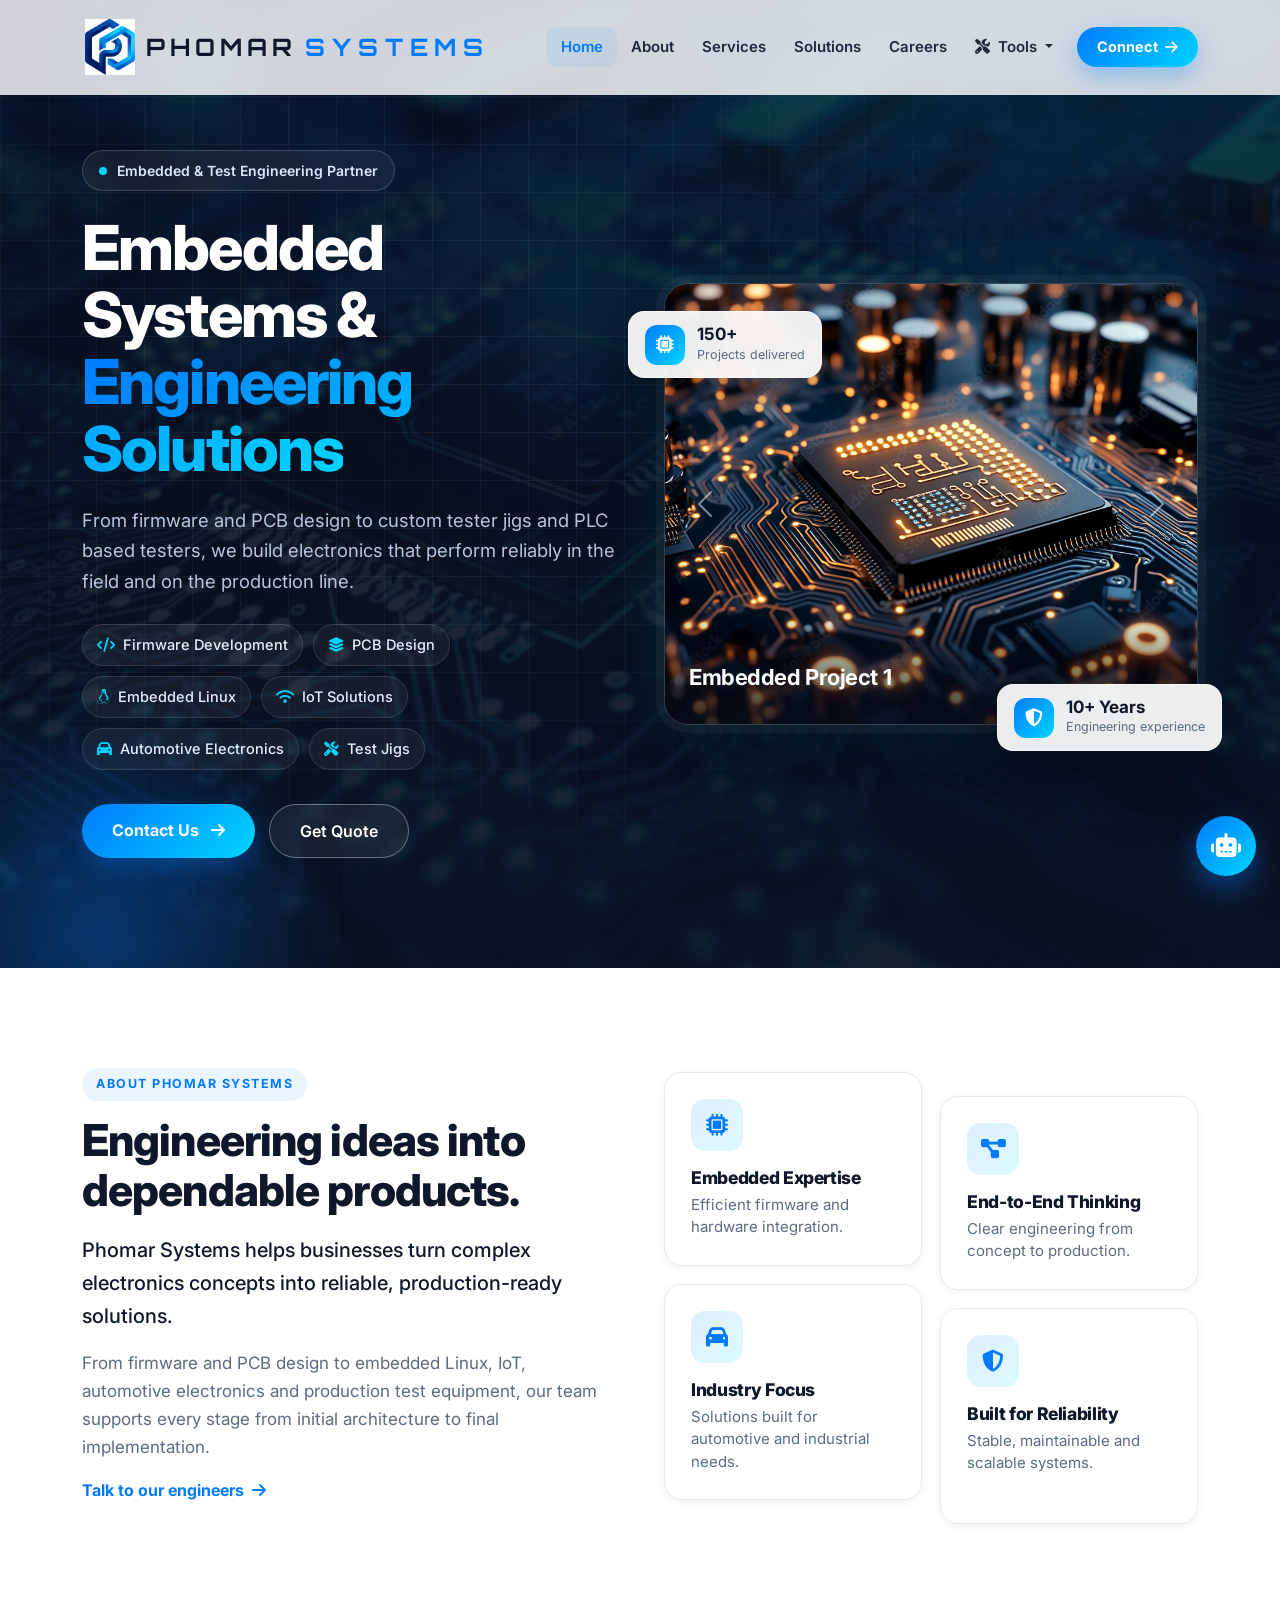
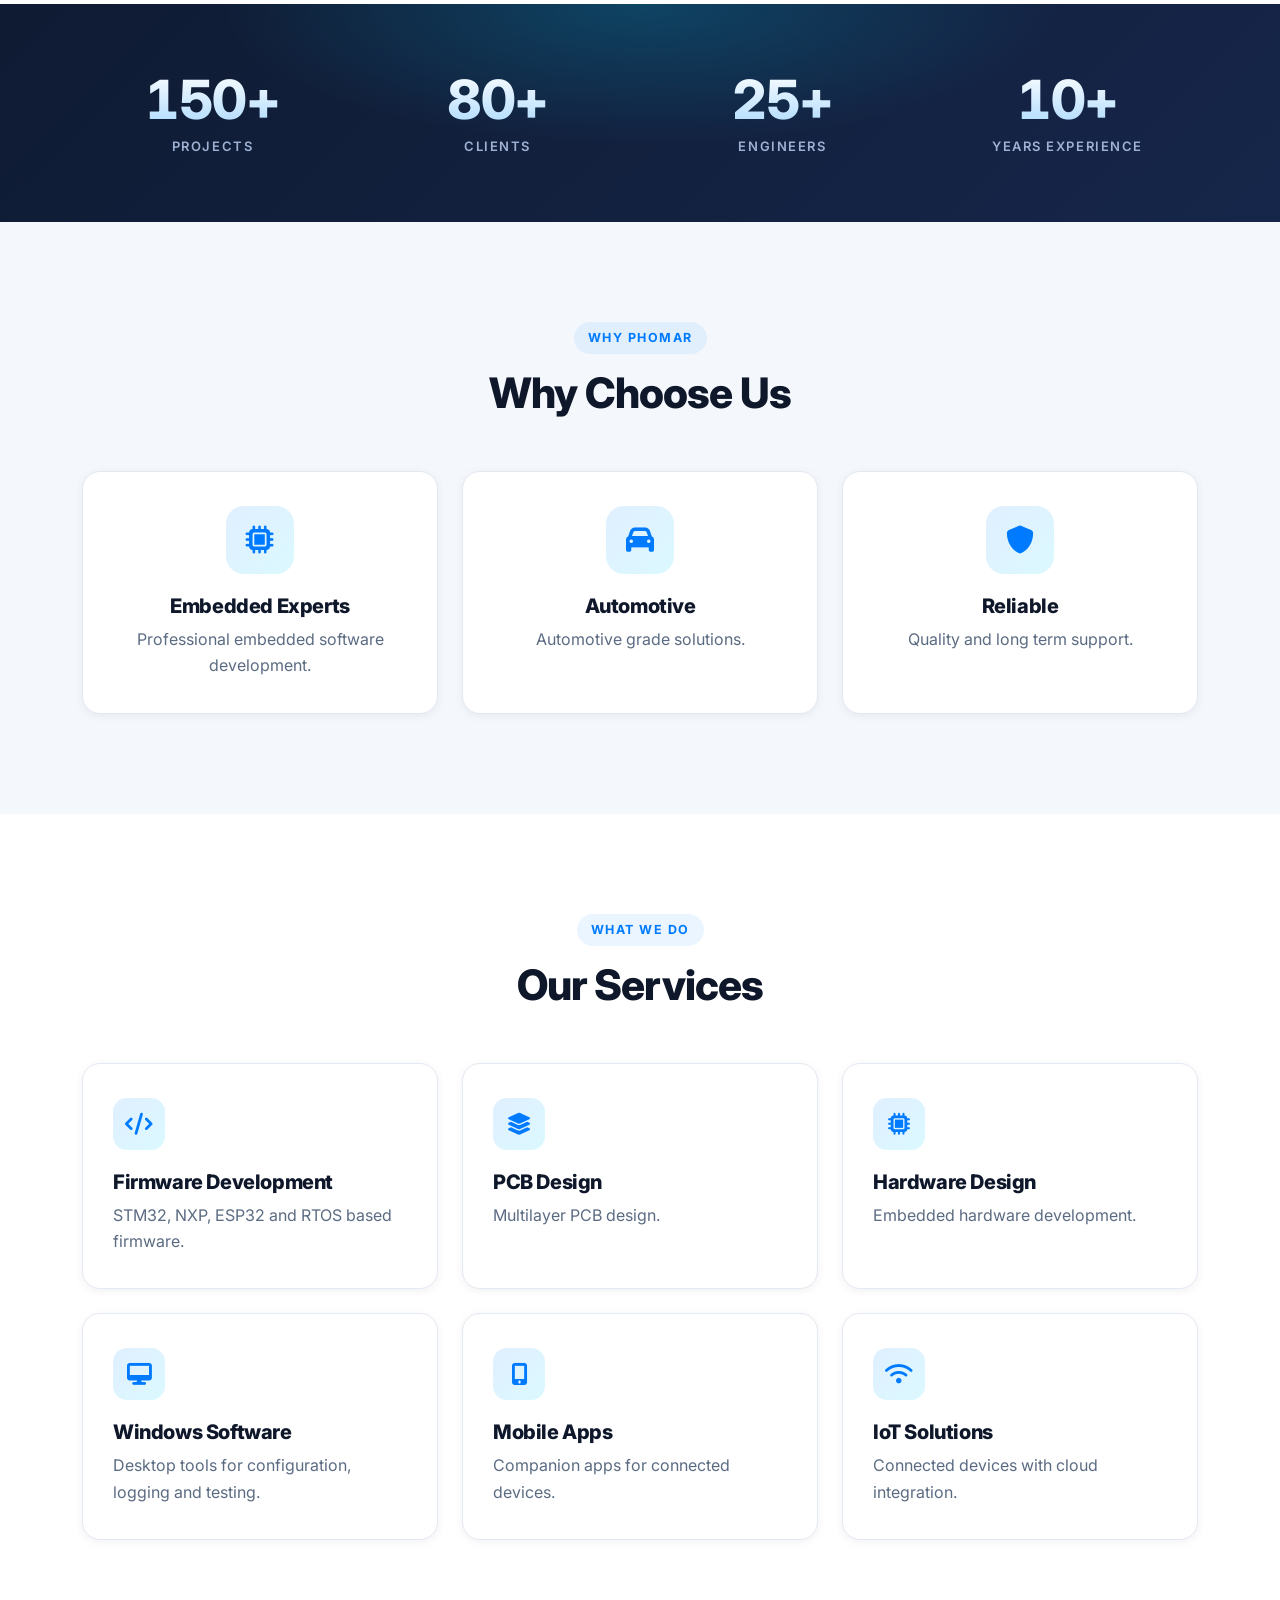
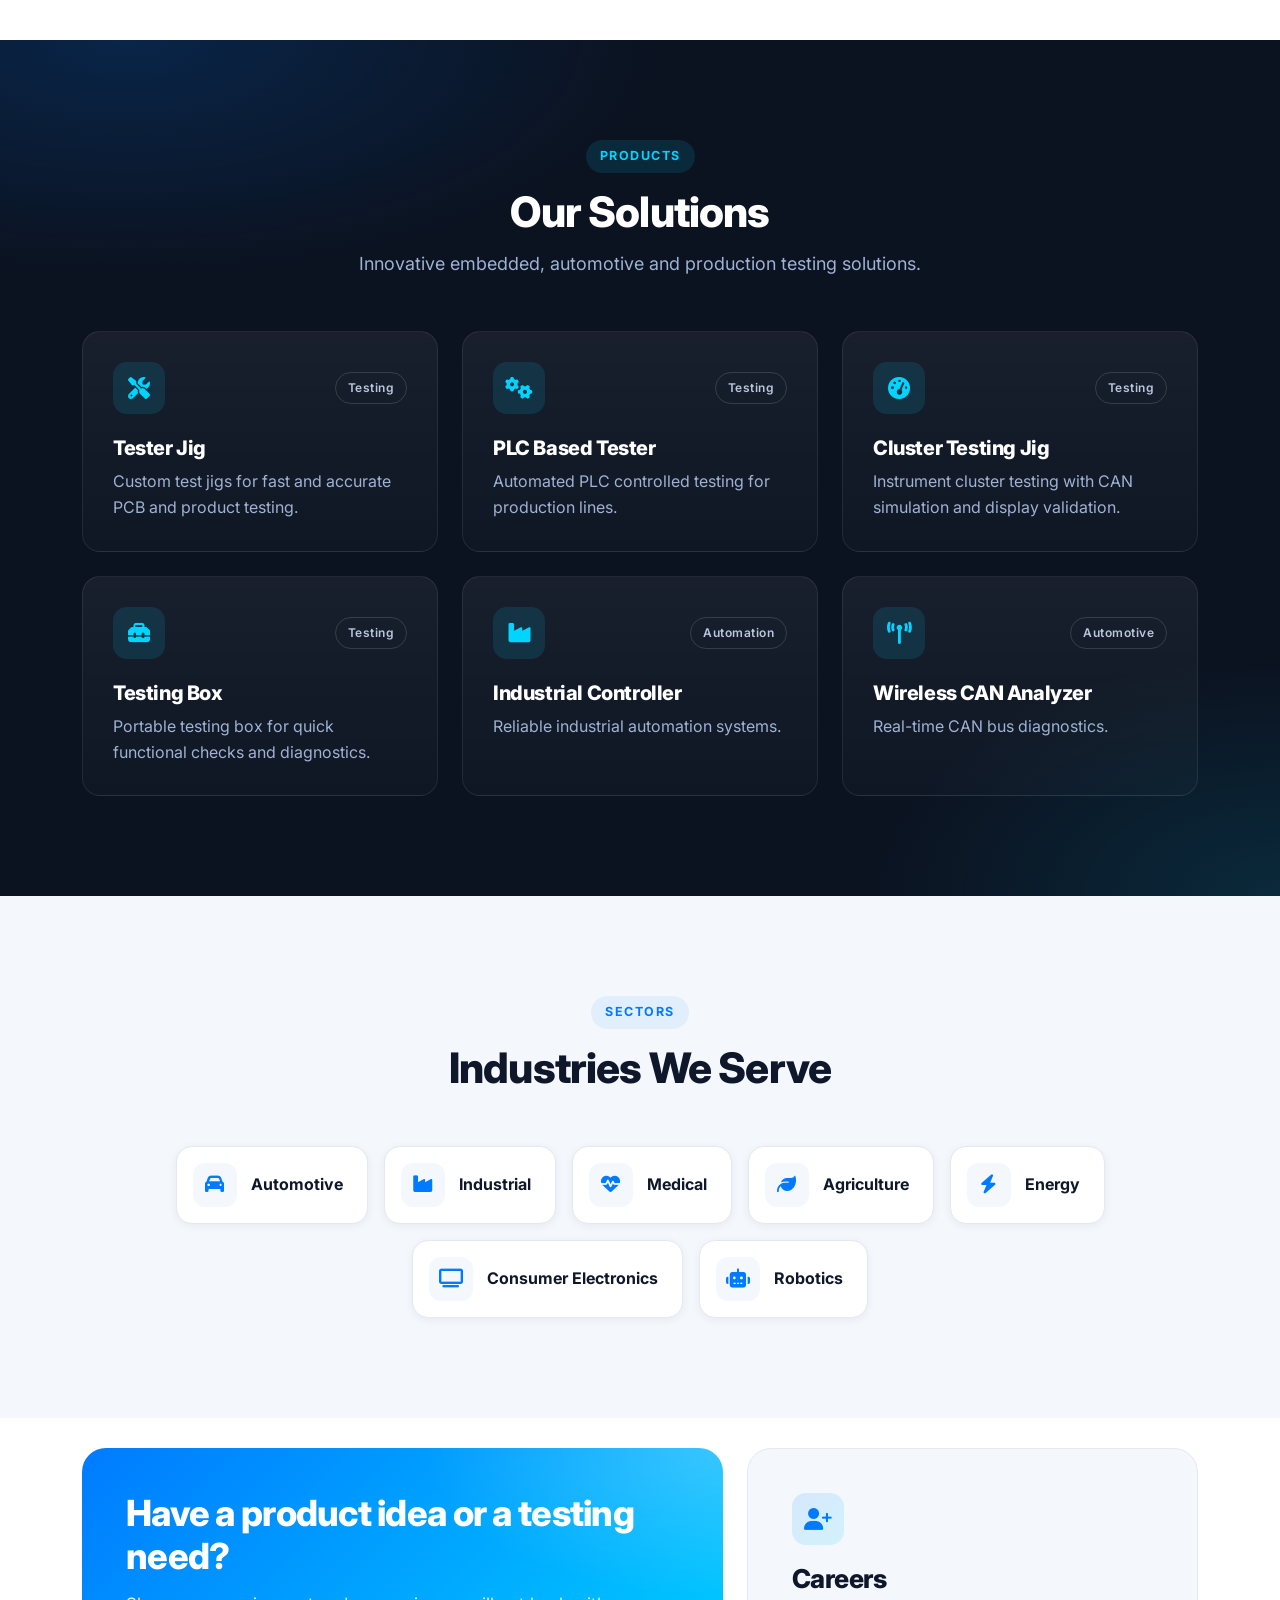
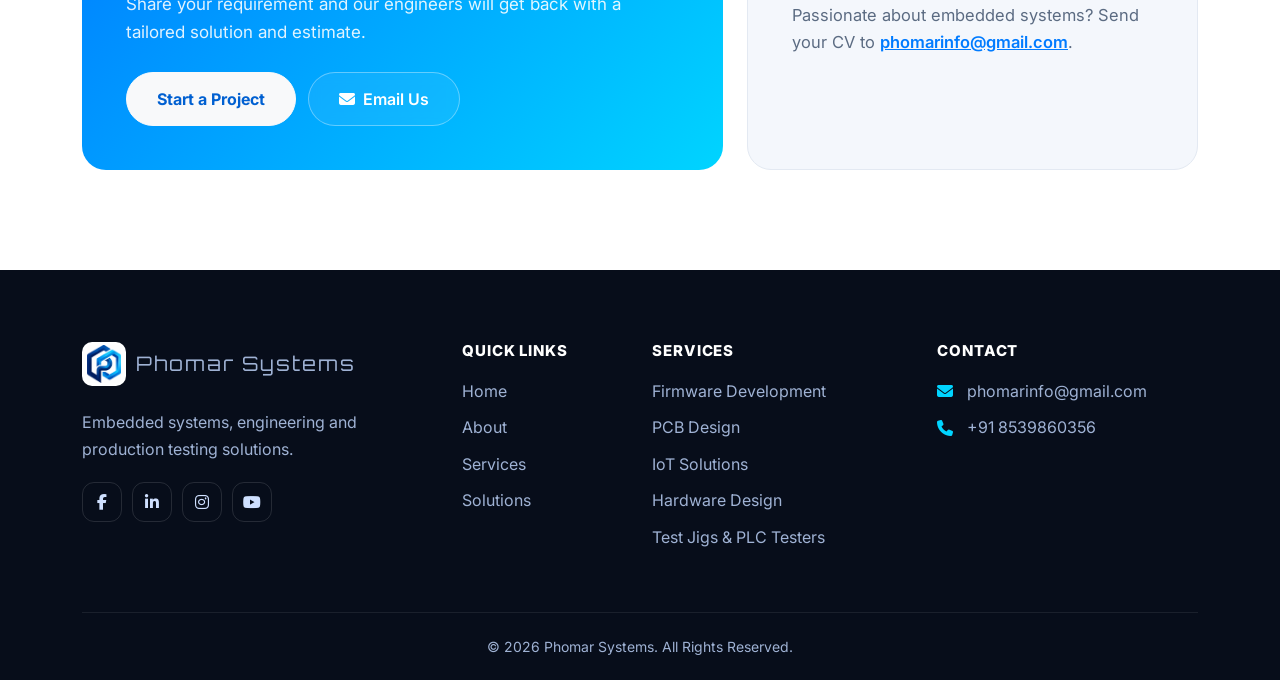
<file: index.html>
<!DOCTYPE html>
<html lang="en">

<head>
  <meta charset="UTF-8">
  <meta name="viewport" content="width=device-width, initial-scale=1.0">
  <title>Phomar Systems | Embedded Engineering & Test Solutions</title>
  <meta name="description" content="Phomar Systems - firmware, PCB design, embedded Linux, IoT, automotive electronics, custom tester jigs, PLC based testers, cluster testing jigs and testing boxes.">

  <link rel="icon" type="image/png" href="logo1.png">
  <link rel="preload" as="image" href="background.avif">
  <meta name="theme-color" content="#0b1220">

  <link rel="preconnect" href="https://fonts.googleapis.com">
  <link rel="preconnect" href="https://fonts.gstatic.com" crossorigin>
  <link href="https://fonts.googleapis.com/css2?family=Inter:wght@400;500;600;700;800&family=Orbitron:wght@700&display=swap" rel="stylesheet">

  <link href="https://cdn.jsdelivr.net/npm/bootstrap@5.3.7/dist/css/bootstrap.min.css" rel="stylesheet">
  <link rel="stylesheet" href="https://cdnjs.cloudflare.com/ajax/libs/font-awesome/6.6.0/css/all.min.css">

  <!-- Our styles load AFTER Bootstrap so they win -->
  <link rel="stylesheet" href="style.css">

  <script>document.documentElement.classList.add("js");</script>
</head>

<body>

<!-- ================= HEADER ================= -->
<header>
  <nav class="navbar navbar-expand-lg fixed-top" id="mainNav">
    <div class="container">

      <a class="navbar-brand" href="#home">
        <img src="logo1.png" alt="Phomar Logo" class="logo-img">
        <span class="brand-name">
          <span class="brand-phomar">PHOMAR</span>
          <span class="brand-system">SYSTEMS</span>
        </span>
      </a>

      <button class="navbar-toggler" type="button" data-bs-toggle="collapse" data-bs-target="#navbar"
        aria-controls="navbar" aria-expanded="false" aria-label="Toggle navigation">
        <span class="navbar-toggler-icon"></span>
      </button>

      <div class="collapse navbar-collapse" id="navbar">
        <ul class="navbar-nav ms-auto align-items-lg-center">
          <li class="nav-item"><a class="nav-link" href="#home">Home</a></li>
          <li class="nav-item"><a class="nav-link" href="#about">About</a></li>
          <li class="nav-item"><a class="nav-link" href="#services">Services</a></li>
          <li class="nav-item"><a class="nav-link" href="#solutions">Solutions</a></li>
          <li class="nav-item"><a class="nav-link" href="#careers">Careers</a></li>

          <li class="nav-item dropdown">
            <button class="nav-link dropdown-toggle" type="button" data-bs-toggle="dropdown" aria-expanded="false">
              <i class="fa-solid fa-screwdriver-wrench me-1"></i> Tools
            </button>
            <ul class="dropdown-menu dropdown-menu-end">
              <li><a class="dropdown-item" href="bits_convertorbyphomar.html"><i class="fa-solid fa-hashtag"></i> Bits Converter</a></li>
              <li><a class="dropdown-item" href="resistance_calculator.html"><i class="fa-solid fa-wave-square"></i> Resistance Calculator</a></li>
              <li><a class="dropdown-item" href="capacitor_calculator.html"><i class="fa-solid fa-battery-half"></i> Capacitor Calculator</a></li>
              <li><a class="dropdown-item" href="inductance_calculator.html"><i class="fa-solid fa-circle-nodes"></i> Inductance Calculator</a></li>
            </ul>
          </li>

          <li class="nav-item nav-cta">
            <a href="connect.html" class="btn btn-brand btn-sm-pill">Connect <i class="fa-solid fa-arrow-right ms-1"></i></a>
          </li>
        </ul>
      </div>

    </div>
  </nav>
</header>


<!-- ================= HERO ================= -->
<section id="home" class="hero">
  <div class="hero-grid" aria-hidden="true"></div>
  <div class="hero-glow" aria-hidden="true"></div>

  <div class="container position-relative">
    <div class="row align-items-center g-5">

      <div class="col-lg-6 reveal">
        <span class="hero-badge"><span class="pulse-dot"></span> Embedded &amp; Test Engineering Partner</span>

        <h1>Embedded Systems &amp; <span class="text-gradient">Engineering Solutions</span></h1>

        <p class="hero-lead">
          From firmware and PCB design to custom tester jigs and PLC based testers, we build electronics
          that perform reliably in the field and on the production line.
        </p>

        <ul class="hero-features" aria-label="Our embedded engineering services">
          <li><i class="fa-solid fa-code"></i> Firmware Development</li>
          <li><i class="fa-solid fa-layer-group"></i> PCB Design</li>
          <li><i class="fa-brands fa-linux"></i> Embedded Linux</li>
          <li><i class="fa-solid fa-wifi"></i> IoT Solutions</li>
          <li><i class="fa-solid fa-car"></i> Automotive Electronics</li>
          <li><i class="fa-solid fa-screwdriver-wrench"></i> Test Jigs</li>
        </ul>

        <div class="hero-actions">
          <a href="connect.html" class="btn btn-brand btn-lg-pill">
            Contact Us <i class="fa-solid fa-arrow-right ms-2"></i>
          </a>
          <button type="button" id="quoteButton" class="btn btn-ghost btn-lg-pill" aria-expanded="false" aria-controls="quoteMessage">
            Get Quote
          </button>
        </div>

        <div id="quoteMessage" class="quote-message" hidden>
          <i class="fa-solid fa-envelope-open-text"></i>
          <p>
            Tell us about your embedded product, and we will prepare a tailored project estimate for you.
            Write to <a href="mailto:phomarinfo@gmail.com">phomarinfo@gmail.com</a> or call
            <a href="tel:+918539860356">+91 85398 60356</a>.
          </p>
        </div>
      </div>

      <div class="col-lg-6 reveal">
        <div class="hero-visual">
          <div id="projectCarousel" class="carousel slide carousel-fade hero-carousel" data-bs-ride="carousel">

            <div class="carousel-indicators">
              <button type="button" data-bs-target="#projectCarousel" data-bs-slide-to="0" class="active" aria-current="true" aria-label="Image 1"></button>
              <button type="button" data-bs-target="#projectCarousel" data-bs-slide-to="1" aria-label="Image 2"></button>
              <button type="button" data-bs-target="#projectCarousel" data-bs-slide-to="2" aria-label="Image 3"></button>
              <button type="button" data-bs-target="#projectCarousel" data-bs-slide-to="3" aria-label="Image 4"></button>
              <button type="button" data-bs-target="#projectCarousel" data-bs-slide-to="4" aria-label="Image 5"></button>
            </div>

            <div class="carousel-inner">
              <div class="carousel-item active">
                <img src="image1.jpg" class="d-block w-100" alt="Embedded project image 1">
                <div class="carousel-caption"><h3>Embedded Project 1</h3></div>
              </div>
              <div class="carousel-item">
                <img src="image2.jpg" class="d-block w-100" alt="Embedded project image 2">
                <div class="carousel-caption"><h3>Embedded Project 2</h3></div>
              </div>
              <div class="carousel-item">
                <img src="image3.png" class="d-block w-100" alt="Embedded project image 3">
                <div class="carousel-caption"><h3>Embedded Project 3</h3></div>
              </div>
              <div class="carousel-item">
                <img src="image4.webp" class="d-block w-100" alt="Embedded project image 4">
                <div class="carousel-caption"><h3>Embedded Project 4</h3></div>
              </div>
              <div class="carousel-item">
                <img src="image5.jpg" class="d-block w-100" alt="Embedded project image 5">
                <div class="carousel-caption"><h3>Embedded Project 5</h3></div>
              </div>
            </div>

            <button class="carousel-control-prev" type="button" data-bs-target="#projectCarousel" data-bs-slide="prev" aria-label="Previous image">
              <span class="carousel-control-prev-icon" aria-hidden="true"></span>
            </button>
            <button class="carousel-control-next" type="button" data-bs-target="#projectCarousel" data-bs-slide="next" aria-label="Next image">
              <span class="carousel-control-next-icon" aria-hidden="true"></span>
            </button>
          </div>

          <div class="hero-float hero-float-top">
            <i class="fa-solid fa-microchip"></i>
            <div><strong>150+</strong><span>Projects delivered</span></div>
          </div>
          <div class="hero-float hero-float-bottom">
            <i class="fa-solid fa-shield-halved"></i>
            <div><strong>10+ Years</strong><span>Engineering experience</span></div>
          </div>
        </div>
      </div>

    </div>
  </div>
</section>


<!-- ================= ABOUT ================= -->
<section id="about" class="section-light">
  <div class="container">
    <div class="row align-items-center g-5">

      <div class="col-lg-6 reveal">
        <span class="eyebrow">About Phomar Systems</span>
        <h2>Engineering ideas into dependable products.</h2>
        <p class="lead-text">Phomar Systems helps businesses turn complex electronics concepts into reliable, production-ready solutions.</p>
        <p>From firmware and PCB design to embedded Linux, IoT, automotive electronics and production test equipment, our team supports every stage from initial architecture to final implementation.</p>
        <a href="connect.html" class="link-arrow">Talk to our engineers <i class="fa-solid fa-arrow-right"></i></a>
      </div>

      <div class="col-lg-6 reveal">
        <div class="about-capabilities">
          <div class="about-capability">
            <span class="icon-tile"><i class="fa-solid fa-microchip" aria-hidden="true"></i></span>
            <h4>Embedded Expertise</h4>
            <p>Efficient firmware and hardware integration.</p>
          </div>
          <div class="about-capability">
            <span class="icon-tile"><i class="fa-solid fa-diagram-project" aria-hidden="true"></i></span>
            <h4>End-to-End Thinking</h4>
            <p>Clear engineering from concept to production.</p>
          </div>
          <div class="about-capability">
            <span class="icon-tile"><i class="fa-solid fa-car" aria-hidden="true"></i></span>
            <h4>Industry Focus</h4>
            <p>Solutions built for automotive and industrial needs.</p>
          </div>
          <div class="about-capability">
            <span class="icon-tile"><i class="fa-solid fa-shield-halved" aria-hidden="true"></i></span>
            <h4>Built for Reliability</h4>
            <p>Stable, maintainable and scalable systems.</p>
          </div>
        </div>
      </div>

    </div>
  </div>
</section>


<!-- ================= STATISTICS ================= -->
<section id="counter" class="stats-band">
  <div class="container">
    <div class="row g-4 text-center">
      <div class="col-6 col-md-3">
        <div class="stat"><h2 data-target="150" data-suffix="+">150+</h2><p>Projects</p></div>
      </div>
      <div class="col-6 col-md-3">
        <div class="stat"><h2 data-target="80" data-suffix="+">80+</h2><p>Clients</p></div>
      </div>
      <div class="col-6 col-md-3">
        <div class="stat"><h2 data-target="25" data-suffix="+">25+</h2><p>Engineers</p></div>
      </div>
      <div class="col-6 col-md-3">
        <div class="stat"><h2 data-target="10" data-suffix="+">10+</h2><p>Years Experience</p></div>
      </div>
    </div>
  </div>
</section>


<!-- ================= WHY CHOOSE ================= -->
<section id="why" class="section-soft">
  <div class="container">
    <div class="section-head reveal">
      <span class="eyebrow">Why Phomar</span>
      <h2>Why Choose Us</h2>
    </div>

    <div class="row g-4">
      <div class="col-md-4 reveal">
        <div class="feature-card">
          <span class="icon-tile icon-lg"><i class="fa-solid fa-microchip"></i></span>
          <h4>Embedded Experts</h4>
          <p>Professional embedded software development.</p>
        </div>
      </div>
      <div class="col-md-4 reveal">
        <div class="feature-card">
          <span class="icon-tile icon-lg"><i class="fa-solid fa-car"></i></span>
          <h4>Automotive</h4>
          <p>Automotive grade solutions.</p>
        </div>
      </div>
      <div class="col-md-4 reveal">
        <div class="feature-card">
          <span class="icon-tile icon-lg"><i class="fa-solid fa-shield"></i></span>
          <h4>Reliable</h4>
          <p>Quality and long term support.</p>
        </div>
      </div>
    </div>
  </div>
</section>


<!-- ================= SERVICES ================= -->
<section id="services" class="section-light">
  <div class="container">
    <div class="section-head reveal">
      <span class="eyebrow">What we do</span>
      <h2>Our Services</h2>
    </div>

    <div class="row g-4">
      <div class="col-md-6 col-lg-4 reveal">
        <div class="service-card">
          <span class="icon-tile"><i class="fa-solid fa-code"></i></span>
          <h4>Firmware Development</h4>
          <p>STM32, NXP, ESP32 and RTOS based firmware.</p>
        </div>
      </div>
      <div class="col-md-6 col-lg-4 reveal">
        <div class="service-card">
          <span class="icon-tile"><i class="fa-solid fa-layer-group"></i></span>
          <h4>PCB Design</h4>
          <p>Multilayer PCB design.</p>
        </div>
      </div>
      <div class="col-md-6 col-lg-4 reveal">
        <div class="service-card">
          <span class="icon-tile"><i class="fa-solid fa-microchip"></i></span>
          <h4>Hardware Design</h4>
          <p>Embedded hardware development.</p>
        </div>
      </div>
      <div class="col-md-6 col-lg-4 reveal">
        <div class="service-card">
          <span class="icon-tile"><i class="fa-solid fa-desktop"></i></span>
          <h4>Windows Software</h4>
          <p>Desktop tools for configuration, logging and testing.</p>
        </div>
      </div>
      <div class="col-md-6 col-lg-4 reveal">
        <div class="service-card">
          <span class="icon-tile"><i class="fa-solid fa-mobile-screen-button"></i></span>
          <h4>Mobile Apps</h4>
          <p>Companion apps for connected devices.</p>
        </div>
      </div>
      <div class="col-md-6 col-lg-4 reveal">
        <div class="service-card">
          <span class="icon-tile"><i class="fa-solid fa-wifi"></i></span>
          <h4>IoT Solutions</h4>
          <p>Connected devices with cloud integration.</p>
        </div>
      </div>
    </div>
  </div>
</section>


<!-- ================= SOLUTIONS ================= -->
<section id="solutions" class="section-dark">
  <div class="container">
    <div class="section-head reveal">
      <span class="eyebrow eyebrow-light">Products</span>
      <h2>Our Solutions</h2>
      <p>Innovative embedded, automotive and production testing solutions.</p>
    </div>

    <div class="row g-4">
      <div class="col-md-6 col-lg-4 reveal">
        <div class="solution-card">
          <div class="solution-top">
            <span class="icon-tile"><i class="fa-solid fa-screwdriver-wrench"></i></span>
            <span class="tag">Testing</span>
          </div>
          <h4>Tester Jig</h4>
          <p>Custom test jigs for fast and accurate PCB and product testing.</p>
        </div>
      </div>

      <div class="col-md-6 col-lg-4 reveal">
        <div class="solution-card">
          <div class="solution-top">
            <span class="icon-tile"><i class="fa-solid fa-gears"></i></span>
            <span class="tag">Testing</span>
          </div>
          <h4>PLC Based Tester</h4>
          <p>Automated PLC controlled testing for production lines.</p>
        </div>
      </div>

      <div class="col-md-6 col-lg-4 reveal">
        <div class="solution-card">
          <div class="solution-top">
            <span class="icon-tile"><i class="fa-solid fa-gauge-high"></i></span>
            <span class="tag">Testing</span>
          </div>
          <h4>Cluster Testing Jig</h4>
          <p>Instrument cluster testing with CAN simulation and display validation.</p>
        </div>
      </div>

      <div class="col-md-6 col-lg-4 reveal">
        <div class="solution-card">
          <div class="solution-top">
            <span class="icon-tile"><i class="fa-solid fa-toolbox"></i></span>
            <span class="tag">Testing</span>
          </div>
          <h4>Testing Box</h4>
          <p>Portable testing box for quick functional checks and diagnostics.</p>
        </div>
      </div>

      <div class="col-md-6 col-lg-4 reveal">
        <div class="solution-card">
          <div class="solution-top">
            <span class="icon-tile"><i class="fa-solid fa-industry"></i></span>
            <span class="tag">Automation</span>
          </div>
          <h4>Industrial Controller</h4>
          <p>Reliable industrial automation systems.</p>
        </div>
      </div>

      <div class="col-md-6 col-lg-4 reveal">
        <div class="solution-card">
          <div class="solution-top">
            <span class="icon-tile"><i class="fa-solid fa-tower-broadcast"></i></span>
            <span class="tag">Automotive</span>
          </div>
          <h4>Wireless CAN Analyzer</h4>
          <p>Real-time CAN bus diagnostics.</p>
        </div>
      </div>
    </div>
  </div>
</section>


<!-- ================= INDUSTRIES ================= -->
<section id="industries" class="section-soft">
  <div class="container">
    <div class="section-head reveal">
      <span class="eyebrow">Sectors</span>
      <h2>Industries We Serve</h2>
    </div>

    <div class="industry-grid reveal">
      <div class="industry-chip"><i class="fa-solid fa-car"></i><span>Automotive</span></div>
      <div class="industry-chip"><i class="fa-solid fa-industry"></i><span>Industrial</span></div>
      <div class="industry-chip"><i class="fa-solid fa-heart-pulse"></i><span>Medical</span></div>
      <div class="industry-chip"><i class="fa-solid fa-leaf"></i><span>Agriculture</span></div>
      <div class="industry-chip"><i class="fa-solid fa-bolt"></i><span>Energy</span></div>
      <div class="industry-chip"><i class="fa-solid fa-tv"></i><span>Consumer Electronics</span></div>
      <div class="industry-chip"><i class="fa-solid fa-robot"></i><span>Robotics</span></div>
    </div>
  </div>
</section>


<!-- ================= CTA + CAREERS ================= -->
<section id="careers" class="cta-section">
  <div class="container">
    <div class="row g-4">
      <div class="col-lg-7 reveal">
        <div class="cta-card cta-primary">
          <h2>Have a product idea or a testing need?</h2>
          <p>Share your requirement and our engineers will get back with a tailored solution and estimate.</p>
          <div class="cta-actions">
            <a href="connect.html" class="btn btn-light btn-lg-pill">Start a Project</a>
            <a href="mailto:phomarinfo@gmail.com" class="btn btn-ghost btn-lg-pill"><i class="fa-solid fa-envelope me-2"></i>Email Us</a>
          </div>
        </div>
      </div>
      <div class="col-lg-5 reveal">
        <div class="cta-card cta-careers">
          <span class="icon-tile"><i class="fa-solid fa-user-plus"></i></span>
          <h3>Careers</h3>
          <p>Passionate about embedded systems? Send your CV to
            <a href="mailto:phomarinfo@gmail.com?subject=Career%20Application">phomarinfo@gmail.com</a>.</p>
        </div>
      </div>
    </div>
  </div>
</section>


<!-- ================= FOOTER ================= -->
<footer class="site-footer">
  <div class="container">
    <div class="row g-4">

      <div class="col-lg-4">
        <a class="footer-brand" href="#home">
          <img src="logo1.png" alt="" class="footer-logo">
          <span>Phomar Systems</span>
        </a>
        <p class="footer-about">Embedded systems, engineering and production testing solutions.</p>
        <div class="social">
          <span aria-label="Facebook"><i class="fab fa-facebook-f"></i></span>
          <span aria-label="LinkedIn"><i class="fab fa-linkedin-in"></i></span>
          <span aria-label="Instagram"><i class="fab fa-instagram"></i></span>
          <span aria-label="YouTube"><i class="fab fa-youtube"></i></span>
        </div>
      </div>

      <div class="col-6 col-lg-2">
        <h5>Quick Links</h5>
        <ul>
          <li><a href="#home">Home</a></li>
          <li><a href="#about">About</a></li>
          <li><a href="#services">Services</a></li>
          <li><a href="#solutions">Solutions</a></li>
        </ul>
      </div>

      <div class="col-6 col-lg-3">
        <h5>Services</h5>
        <ul>
          <li>Firmware Development</li>
          <li>PCB Design</li>
          <li>IoT Solutions</li>
          <li>Hardware Design</li>
          <li>Test Jigs &amp; PLC Testers</li>
        </ul>
      </div>

      <div class="col-lg-3">
        <h5>Contact</h5>
        <ul class="contact-list">
          <li><i class="fa-solid fa-envelope"></i><a href="mailto:phomarinfo@gmail.com">phomarinfo@gmail.com</a></li>
          <li><i class="fa-solid fa-phone"></i><a href="tel:+918539860356">+91 8539860356</a></li>
        </ul>
      </div>

    </div>

    <div class="footer-bottom">
      © <span id="year">2026</span> Phomar Systems. All Rights Reserved.
    </div>
  </div>
</footer>


<!-- Scroll to top -->
<button id="topBtn" class="top-btn" type="button" aria-label="Scroll to top">
  <i class="fa-solid fa-arrow-up"></i>
</button>

<!-- AI assistant -->
<button id="aiAssistantToggle" class="ai-assistant-toggle" type="button" aria-controls="aiAssistantPanel" aria-expanded="false" aria-label="Open AI assistant">
  <i class="fa-solid fa-robot" aria-hidden="true"></i>
</button>

<aside id="aiAssistantPanel" class="ai-assistant-panel" hidden>
  <div class="ai-assistant-header">
    <div>
      <strong>Phomar AI Assistant</strong>
      <span>Ask about our embedded solutions</span>
    </div>
    <button id="aiAssistantClose" type="button" aria-label="Close AI assistant">&times;</button>
  </div>
  <div id="aiAssistantMessages" class="ai-assistant-messages" aria-live="polite">
    <div class="ai-message ai-message-bot">Hi! Ask me about firmware, PCB design, IoT, test jigs or automotive electronics.</div>
  </div>
  <form id="aiAssistantForm" class="ai-assistant-form">
    <input id="aiAssistantInput" type="text" placeholder="Type your question..." autocomplete="off" required>
    <button type="submit" aria-label="Send message"><i class="fa-solid fa-paper-plane" aria-hidden="true"></i></button>
  </form>
</aside>

<script src="https://cdn.jsdelivr.net/npm/bootstrap@5.3.7/dist/js/bootstrap.bundle.min.js"></script>
<script src="script.js"></script>

</body>

</html>
</file>
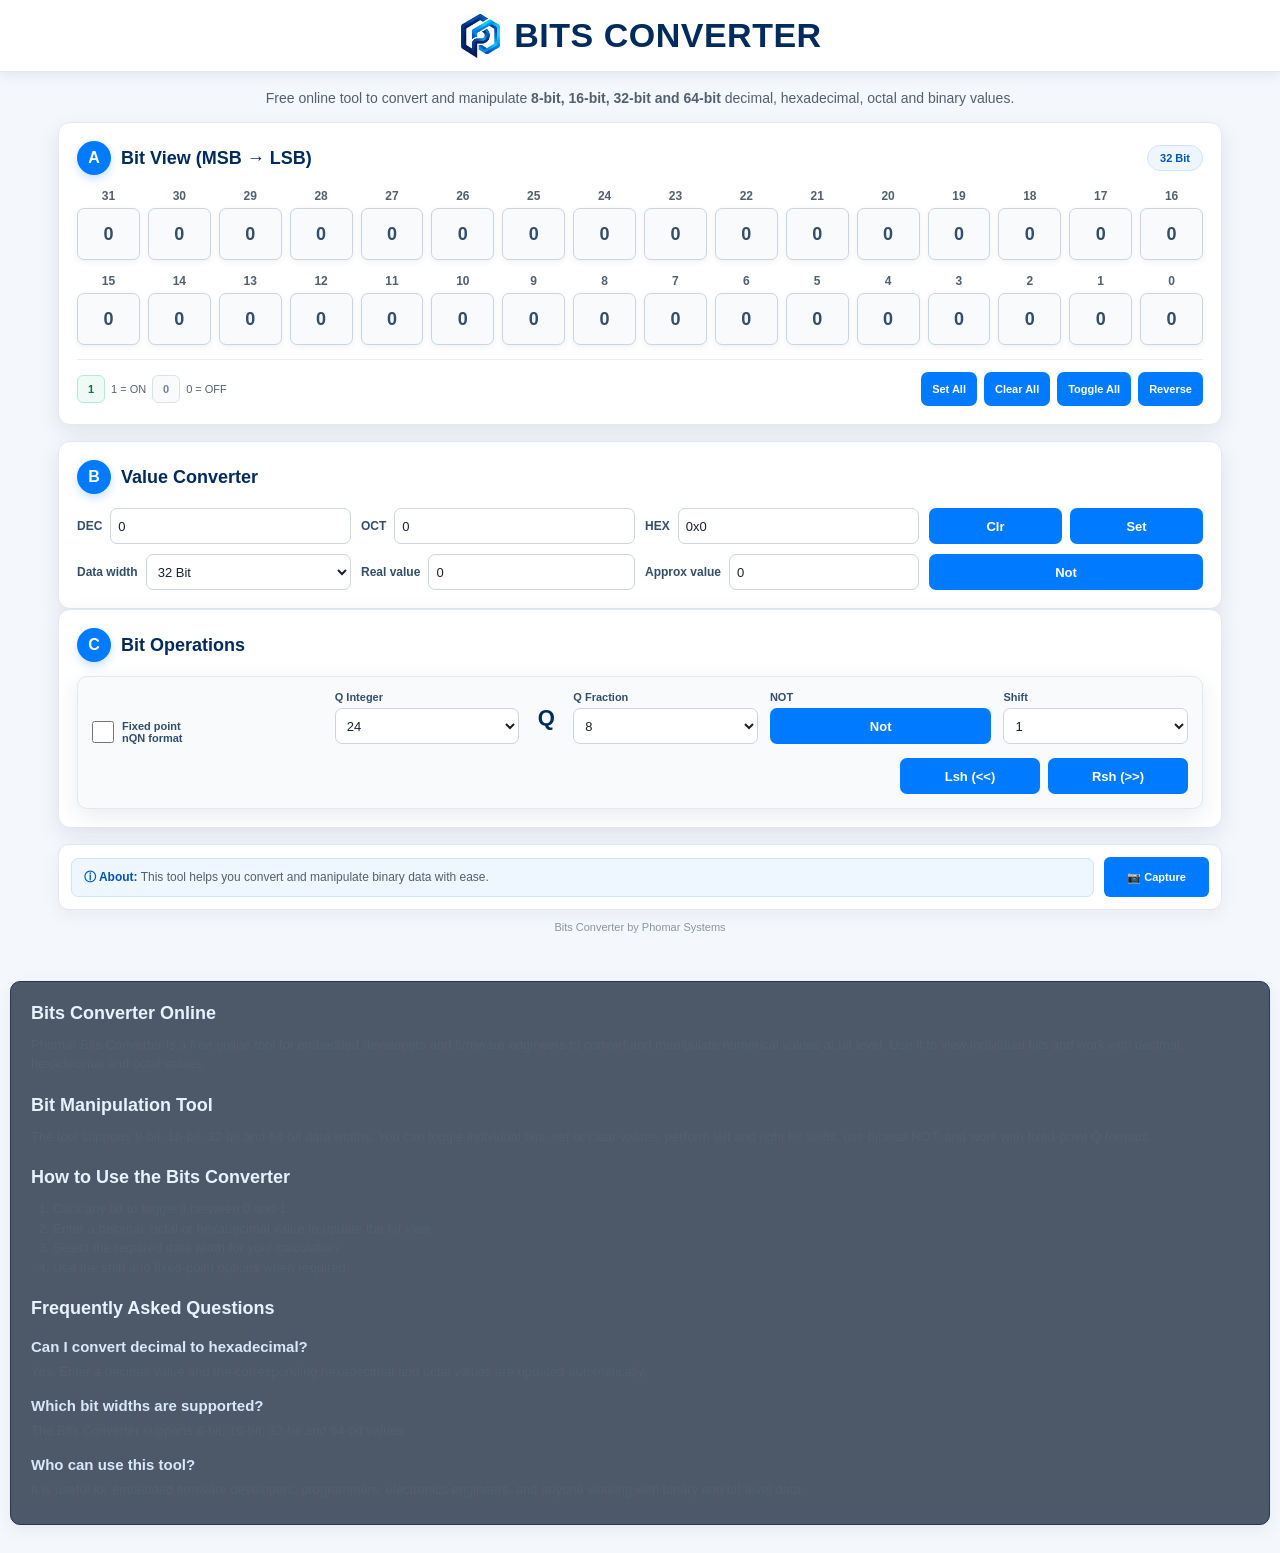
<file: bits-converter.html>
<!DOCTYPE html>
<html lang="en">
<head>
<meta charset="UTF-8">
<meta name="viewport" content="width=device-width, initial-scale=1.0">
<title>Bits Converter Online - Decimal, Hex, Octal & Bit Manipulation | Phomar</title>
<meta name="description" content="Free online Bits Converter for decimal, hexadecimal, octal and binary bit manipulation. Toggle individual bits, shift bits and work with 8-bit, 16-bit, 32-bit and 64-bit values.">
<meta name="keywords" content="bits converter, bit converter online, decimal to hex converter, hex to decimal converter, binary bit manipulation, bit manipulation tool, 32 bit converter, embedded developer tools, firmware tools">
<meta name="author" content="Phomar">
<meta name="robots" content="index, follow">
<link rel="canonical" href="https://phomar.com/bits-converter.html">

<meta property="og:type" content="website">
<meta property="og:title" content="Bits Converter Online | Phomar">
<meta property="og:description" content="Free online tool for decimal, hexadecimal, octal and bit manipulation.">
<meta property="og:url" content="https://phomar.com/bits-converter.html">
<meta property="og:site_name" content="Phomar">

<meta name="twitter:card" content="summary">
<meta name="twitter:title" content="Bits Converter Online | Phomar">
<meta name="twitter:description" content="Convert and manipulate bits, decimal, hexadecimal and octal values online.">
<style>
*{box-sizing:border-box;margin:0;padding:0}

body{
    font-family:Arial,Helvetica,sans-serif;
    background:#f4f7fb;
    color:#17212b;
    min-height:100vh;
}

.hero{
    min-height:72px;
    padding:10px 20px;
    display:flex;
    align-items:center;
    justify-content:center;
    text-align:center;
    position:relative;
    overflow:hidden;
    background:#fff;
    border-bottom:1px solid #e2e8f0;
    box-shadow:0 3px 12px rgba(0,43,92,.08);
}

.tool-header{
    position:relative;
    z-index:2;
    display:flex;
    align-items:center;
    justify-content:center;
    gap:12px;
}

.tool-logo{
    width:44px;
    height:44px;
    object-fit:contain;
    flex-shrink:0;
}

.hero h1{
    position:relative;
    z-index:1;
    color:#002b5c;
    font-size:clamp(24px,4vw,34px);
    letter-spacing:.5px;
    font-weight:700;
    margin:0;
}

.container{
    max-width:1200px;
    margin:auto;
    padding:18px 18px 30px;
}

.intro{
    text-align:center;
    margin-bottom:16px;
    color:#52606d;
    font-size:14px;
}

.card{
    background:#fff;
    border-radius:12px;
    padding:18px;
    box-shadow:0 7px 22px rgba(0,43,92,.09);
    border:1px solid #e0e8f0;
    display:flex;
    flex-direction:column;
}

.card-header{
    display:flex;
    align-items:center;
    gap:10px;
    margin-bottom:14px;
}

.badge{
    width:34px;
    height:34px;
    border-radius:50%;
    background:#007bff;
    color:#fff;
    display:grid;
    place-items:center;
    font-weight:bold;
    flex-shrink:0;
    box-shadow:0 4px 10px rgba(0,123,255,.22);
}

.card h2{
    font-size:18px;
    color:#002b5c;
}

.bits{
    padding:14px 10px 8px;
    border:1px solid #e0e8f0;
    border-radius:12px;
    background:#fff;
    box-shadow:0 7px 22px rgba(0,43,92,.09);
    margin-bottom:16px;
}

.bit-row{
    display:grid;
    grid-template-columns:repeat(16,1fr);
    gap:8px;
    margin-bottom:18px;
}

.bit{
    text-align:center;
}

.bit-number{
    font-size:12px;
    margin-bottom:5px;
    color:#52606d;
    font-weight:600;
}

.bit-button{
    width:100%;
    height:52px;
    border:1px solid #cbd5df;
    border-radius:7px;
    background:#f8fafc;
    color:#334e68;
    box-shadow:0 2px 6px rgba(0,43,92,.07);
    font-size:18px;
    font-weight:700;
    cursor:pointer;
    transition:.15s ease;
}

.bit-button:hover{
    border-color:#007bff;
    background:#eef6ff;
    transform:translateY(-1px);
}

.bit-button.on{
    background:#007bff;
    border-color:#007bff;
    color:#fff;
    box-shadow:0 4px 10px rgba(0,123,255,.22);
}

.bit-button:disabled{
    opacity:.35;
    cursor:not-allowed;
}

.panel{
    display:grid;
    grid-template-columns:repeat(4,1fr);
    gap:10px;
    align-items:center;
    margin-bottom:10px;
}

.field-group{
    display:flex;
    align-items:center;
    gap:8px;
}

label{
    font-size:12px;
    white-space:nowrap;
    color:#334e68;
    font-weight:600;
}

input,select{
    height:36px;
    width:100%;
    min-width:0;
    border:1px solid #cbd5df;
    border-radius:7px;
    background:#fff;
    color:#17212b;
    padding:0 7px;
    font-size:13px;
    outline:none;
}

input:focus,select:focus{
    border-color:#007bff;
    box-shadow:0 0 0 3px rgba(0,123,255,.10);
}

.action-buttons{
    display:grid;
    grid-template-columns:repeat(2,1fr);
    gap:8px;
}

.btn{
    width:100%;
    min-height:39px;
    border:0;
    border-radius:7px;
    background:#007bff;
    color:#fff;
    font-size:13px;
    font-weight:700;
    cursor:pointer;
    transition:.2s ease;
}

.btn:hover{
    background:#0056b3;
}

.operations{
    display:grid;
    grid-template-columns:1fr 1fr 1fr 1fr;
    gap:16px;
    align-items:center;
    background:#fff;
    border:1px solid #e0e8f0;
    border-radius:12px;
    padding:16px;
    box-shadow:0 7px 22px rgba(0,43,92,.09);
}

.operation-row{
    display:flex;
    align-items:center;
    gap:9px;
}

.operation-row label{
    white-space:normal;
    line-height:1.15;
}

.checkbox{
    width:22px;
    height:22px;
    accent-color:#007bff;
    cursor:pointer;
    flex-shrink:0;
}

.operation-row strong{
    color:#002b5c;
}

.seo-content{
    margin-top:16px;
    background:#fff;
    border:1px solid #e0e8f0;
    border-radius:11px;
    padding:15px 18px;
    box-shadow:0 5px 18px rgba(0,43,92,.06);
}

.seo-content h2{
    font-size:17px;
    color:#002b5c;
    margin-bottom:7px;
}

.seo-content h2:not(:first-child){
    margin-top:16px;
}

.seo-content h3{
    margin:12px 0 4px;
    color:#334e68;
    font-size:15px;
}

.seo-content p,
.seo-content li{
    font-size:13px;
    line-height:1.5;
    color:#52606d;
}

.seo-content p{margin-bottom:5px}

.seo-content ol{
    margin:6px 0 0;
    padding-left:22px;
}

.footer-note{
    text-align:center;
    font-size:11px;
    color:#8795a1;
    margin-top:11px;
}

.capture-row{
    display:flex;
    justify-content:flex-end;
    margin-top:12px;
}

.capture-btn{
    width:auto;
    min-width:95px;
    min-height:34px;
    padding:0 12px;
    display:inline-flex;
    align-items:center;
    justify-content:center;
    gap:4px;
    font-size:11px;
    border-radius:6px;
    flex-shrink:0;
}

.capture-btn:disabled{
    opacity:.65;
    cursor:wait;
}

@media(max-width:900px){
    .hero{min-height:68px}
    .tool-logo{width:40px;height:40px}
    .tool-header{gap:9px}
    .panel,.operations{grid-template-columns:1fr 1fr}
    .bit-row{gap:5px}
    .bit-button{height:48px}
}

@media(max-width:576px){
    .hero{min-height:64px;padding:8px 10px}
    .tool-logo{width:34px;height:34px}
    .tool-header{gap:7px}
    .hero h1{font-size:21px}
    .container{padding:14px 12px 25px}
    .intro{font-size:13px;line-height:1.5}
    .bits{padding:12px 8px 5px}
    .bit-row{grid-template-columns:repeat(8,1fr);gap:5px}
    .bit-button{height:42px;font-size:16px}
    .panel,.operations{grid-template-columns:1fr}
    .field-group{gap:7px}
}

/* ===== Structured Bits Converter UI ===== */

.bit-card{
    margin-bottom:16px;
}

.bit-count{
    margin-left:auto;
    padding:6px 12px;
    border-radius:18px;
    background:#eef6ff;
    border:1px solid #cfe4ff;
    color:#0056b3;
    font-size:11px;
    font-weight:700;
}

.bit-row{
    margin-bottom:14px;
}

.bit-toolbar{
    display:flex;
    align-items:center;
    justify-content:space-between;
    gap:12px;
    padding-top:12px;
    border-top:1px solid #e6edf4;
}

.bit-legend{
    display:flex;
    align-items:center;
    gap:6px;
    color:#52606d;
    font-size:11px;
    white-space:nowrap;
}

.legend-chip{
    width:28px;
    height:28px;
    display:grid;
    place-items:center;
    border-radius:6px;
    font-weight:700;
    border:1px solid #d8e2ec;
}

.legend-chip.on{
    background:#eefaf5;
    color:#087443;
    border-color:#b8ead3;
}

.legend-chip.off{
    background:#f8fafc;
    color:#718096;
}

.bit-toolbar-actions{
    display:flex;
    gap:7px;
}

.mini-btn{
    width:auto;
    min-height:34px;
    padding:0 11px;
    font-size:11px;
}

.value-row{
    display:grid;
    grid-template-columns:1fr 1fr 1fr 1fr;
    gap:10px;
    align-items:center;
    margin-bottom:10px;
}

.value-row.second{
    margin-bottom:0;
}

.value-row .field-group{
    min-width:0;
}

.value-row .field-group label{
    flex-shrink:0;
}

.value-actions{
    display:grid;
    grid-template-columns:1fr 1fr;
    gap:8px;
}

.value-actions.single{
    grid-template-columns:1fr;
}

.value-actions .btn{
    min-height:36px;
}

.operations{
    display:grid;
    grid-template-columns:1.25fr 1fr 30px 1fr 1.2fr 1fr;
    gap:12px;
    align-items:end;
    background:#f8fafc;
    border:1px solid #e0e8f0;
    border-radius:10px;
    padding:14px;
}

.operation-item{
    display:flex;
    flex-direction:column;
    gap:5px;
    min-width:0;
}

.operation-item label{
    font-size:11px;
}

.fixed-item{
    flex-direction:row;
    align-items:center;
    gap:8px;
    padding-top:18px;
}

.checkbox{
    width:22px;
    height:22px;
    accent-color:#007bff;
    cursor:pointer;
    flex-shrink:0;
}

.q-label{
    align-self:center;
    justify-self:center;
    font-size:22px;
    font-weight:700;
    color:#002b5c;
}

.not-item .btn{
    width:100%;
    min-height:36px;
}

.shift-buttons{
    grid-column:1 / -1;
    display:flex;
    justify-content:flex-end;
    gap:8px;
    margin-top:2px;
}

.shift-buttons .btn{
    width:auto;
    min-width:140px;
    min-height:36px;
}

.capture-footer{
    margin-top:16px;
    display:flex;
    align-items:center;
    gap:10px;
    padding:12px;
    background:#fff;
    border:1px solid #e0e8f0;
    border-radius:11px;
    box-shadow:0 5px 18px rgba(0,43,92,.06);
}

.capture-info{
    flex:1;
    min-width:0;
    padding:10px 12px;
    border-radius:7px;
    background:#eef6ff;
    border:1px solid #cfe4ff;
    color:#52606d;
    font-size:12px;
}

.capture-info strong{
    color:#0056b3;
}

.capture-btn{
    width:auto;
    min-width:105px;
    min-height:40px;
    padding:0 13px;
}

@media(max-width:900px){
    .value-row{
        grid-template-columns:1fr 1fr;
    }

    .operations{
        grid-template-columns:1fr 1fr;
    }

    .q-label{
        display:none;
    }

    .bit-toolbar{
        flex-direction:column;
        align-items:stretch;
    }

    .bit-toolbar-actions{
        display:grid;
        grid-template-columns:repeat(4,1fr);
    }

    .bit-toolbar-actions .btn{
        width:100%;
    }

    .capture-footer{
        align-items:stretch;
    }
}

@media(max-width:576px){
    .value-row{
        grid-template-columns:1fr;
    }

    .value-actions{
        grid-template-columns:1fr 1fr;
    }

    .operations{
        grid-template-columns:1fr;
    }

    .q-label{
        display:none;
    }

    .shift-buttons{
        display:grid;
        grid-template-columns:1fr 1fr;
    }

    .shift-buttons .btn{
        min-width:0;
    }

    .bit-count{
        display:none;
    }

    .bit-toolbar-actions{
        grid-template-columns:1fr 1fr;
    }

    .capture-footer{
        flex-direction:column;
    }

    .capture-btn{
        width:100%;
    }
}

</style>
</head>

<body>
<div class="app">

    <header class="hero">
    <div class="tool-header">
        <img src="logo1.png" alt="Phomar Systems Logo" class="tool-logo">
        <h1>BITS CONVERTER</h1>
    </div>
</header>

<main class="container">

    <p class="intro">
        Free online tool to convert and manipulate <strong>8-bit, 16-bit, 32-bit and 64-bit</strong>
        decimal, hexadecimal, octal and binary values.
    </p>

    <!-- A: Bit View -->
    <section class="card bit-card" id="captureArea">

        <div class="card-header">
            <div class="badge">A</div>
            <h2>Bit View (MSB → LSB)</h2>
            <span class="bit-count" id="bitCount">32 Bit</span>
        </div>

        <div class="bit-row" id="highBits"></div>
        <div class="bit-row" id="lowBits"></div>

        <div class="bit-toolbar">
            <div class="bit-legend">
                <span class="legend-chip on">1</span>
                <span>1 = ON</span>
                <span class="legend-chip off">0</span>
                <span>0 = OFF</span>
            </div>

            <div class="bit-toolbar-actions">
                <button class="btn mini-btn" onclick="setAll()">Set All</button>
                <button class="btn mini-btn" onclick="clearAll()">Clear All</button>
                <button class="btn mini-btn" onclick="toggleAll()">Toggle All</button>
                <button class="btn mini-btn" onclick="reverseBits()">Reverse</button>
            </div>
        </div>

    </section>

    <!-- B: Value Converter -->
    <section class="card" id="converterCard">

        <div class="card-header">
            <div class="badge">B</div>
            <h2>Value Converter</h2>
        </div>

        <div class="value-row">
            <div class="field-group">
                <label>DEC</label>
                <input id="dec" type="text" value="0">
            </div>

            <div class="field-group">
                <label>OCT</label>
                <input id="oct" type="text" value="0">
            </div>

            <div class="field-group">
                <label>HEX</label>
                <input id="hex" type="text" value="0">
            </div>

            <div class="value-actions">
                <button class="btn" onclick="clearAll()">Clr</button>
                <button class="btn" onclick="setAll()">Set</button>
            </div>
        </div>

        <div class="value-row second">
            <div class="field-group">
                <label>Data width</label>
                <select id="width" onchange="changeWidth()">
                    <option value="8">8 Bit</option>
                    <option value="16">16 Bit</option>
                    <option value="32" selected>32 Bit</option>
                    <option value="64">64 Bit</option>
                </select>
            </div>

            <div class="field-group">
                <label>Real value</label>
                <input id="real" type="number" value="0">
            </div>

            <div class="field-group">
                <label>Approx value</label>
                <input id="approx" type="text" value="0" readonly>
            </div>

            <div class="value-actions single">
                <button class="btn" onclick="bitNot()">Not</button>
            </div>
        </div>

    </section>

    <!-- C: Bit Operations -->
    <section class="card" id="operationsCard">

        <div class="card-header">
            <div class="badge">C</div>
            <h2>Bit Operations</h2>
        </div>

        <div class="operations">

            <div class="operation-item fixed-item">
                <input class="checkbox" id="fixed" type="checkbox">
                <label>Fixed point<br>nQN format</label>
            </div>

            <div class="operation-item">
                <label>Q Integer</label>
                <select id="qN">
                    <option>24</option>
                    <option>16</option>
                    <option>8</option>
                    <option>4</option>
                    <option>2</option>
                </select>
            </div>

            <div class="q-label">Q</div>

            <div class="operation-item">
                <label>Q Fraction</label>
                <select id="qM">
                    <option>8</option>
                    <option>16</option>
                    <option>24</option>
                    <option>32</option>
                </select>
            </div>

            <div class="operation-item not-item">
                <label>NOT</label>
                <button class="btn" onclick="bitNot()">Not</button>
            </div>

            <div class="operation-item">
                <label>Shift</label>
                <select id="shift">
                    <option>1</option>
                    <option>2</option>
                    <option>4</option>
                    <option>8</option>
                </select>
            </div>

            <div class="shift-buttons">
                <button class="btn" onclick="shiftLeft()">Lsh (&lt;&lt;)</button>
                <button class="btn" onclick="shiftRight()">Rsh (&gt;&gt;)</button>
            </div>

        </div>

    </section>

    <!-- Capture -->
    <div class="capture-footer">
        <div class="capture-info">
            <strong>ⓘ About:</strong>
            This tool helps you convert and manipulate binary data with ease.
        </div>

        <button type="button" class="btn capture-btn" onclick="captureBits(this)">
            📷 Capture
        </button>
    </div>

    <div class="footer-note">Bits Converter by Phomar Systems</div>

</main>
<script>
let value = 0n;
let dataWidth = 32;

function mask() {
    return (1n << BigInt(dataWidth)) - 1n;
}

function renderBits() {
    const high = document.getElementById("highBits");
    const low = document.getElementById("lowBits");
    high.innerHTML = "";
    low.innerHTML = "";

    for (let bit = 31; bit >= 16; bit--) {
        if (bit < dataWidth) addBit(high, bit);
        else addDisabledBit(high, bit);
    }

    for (let bit = 15; bit >= 0; bit--) {
        if (bit < dataWidth) addBit(low, bit);
        else addDisabledBit(low, bit);
    }
}

function addBit(parent, bit) {
    const wrapper = document.createElement("div");
    wrapper.className = "bit";

    const number = document.createElement("div");
    number.className = "bit-number";
    number.textContent = bit;

    const button = document.createElement("button");
    button.className = "bit-button";
    const state = ((value >> BigInt(bit)) & 1n) === 1n;
    button.textContent = state ? "1" : "0";

    if (state) button.classList.add("on");

    button.onclick = () => {
        value ^= (1n << BigInt(bit));
        update();
    };

    wrapper.appendChild(number);
    wrapper.appendChild(button);
    parent.appendChild(wrapper);
}

function addDisabledBit(parent, bit) {
    const wrapper = document.createElement("div");
    wrapper.className = "bit";
    wrapper.style.opacity = ".35";

    const number = document.createElement("div");
    number.className = "bit-number";
    number.textContent = bit;

    const button = document.createElement("button");
    button.className = "bit-button";
    button.textContent = "0";
    button.disabled = true;

    wrapper.appendChild(number);
    wrapper.appendChild(button);
    parent.appendChild(wrapper);
}

function unsignedValue() {
    return value & mask();
}

function signedValue() {
    const v = unsignedValue();
    const sign = 1n << BigInt(dataWidth - 1);
    return (v & sign) ? v - (1n << BigInt(dataWidth)) : v;
}

function update() {
    value = unsignedValue();

    /*
       Display DEC as unsigned for the selected data width.
       Example:
       8-bit  11111111 = 255
       16-bit 1111111111111111 = 65535
       32-bit 0xFFFFFFFF = 4294967295
       64-bit 0xFFFFFFFFFFFFFFFF = 18446744073709551615

       Previously signedValue() was used here, so 8-bit 255
       appeared as -1.
    */
    document.getElementById("dec").value = unsignedValue().toString();
    document.getElementById("oct").value = unsignedValue().toString(8);
    document.getElementById("hex").value = "0x" + unsignedValue().toString(16).toUpperCase();
    document.getElementById("bitCount").textContent = dataWidth + " Bit";

    const real = Number(document.getElementById("real").value || 0);
    document.getElementById("approx").value =
        document.getElementById("fixed").checked ? calculateQ(real) : real;

    renderBits();
}

function parseInput(input, base) {
    try {
        let s = input.trim();
        if (base === 16) s = s.replace(/^0x/i, "");
        if (!s) return 0n;
        return BigInt(parseInt(s, base));
    } catch {
        return 0n;
    }
}

document.getElementById("dec").addEventListener("change", e => {
    try {
        value = BigInt(e.target.value);
        update();
    } catch {}
});

document.getElementById("oct").addEventListener("change", e => {
    value = parseInput(e.target.value, 8);
    update();
});

document.getElementById("hex").addEventListener("change", e => {
    value = parseInput(e.target.value, 16);
    update();
});


function toggleAll(){
    value = (~value) & mask();
    update();
}

function reverseBits(){
    let reversed = 0n;

    for(let i=0;i<dataWidth;i++){
        if(((value >> BigInt(i)) & 1n) === 1n){
            reversed |= 1n << BigInt(dataWidth - 1 - i);
        }
    }

    value = reversed;
    update();
}

function clearAll() {
    value = 0n;
    update();
}

function setAll() {
    value = mask();
    update();
}

function bitNot() {
    value = (~value) & mask();
    update();
}

function shiftLeft() {
    const s = BigInt(document.getElementById("shift").value);
    value = (value << s) & mask();
    update();
}

function shiftRight() {
    const s = BigInt(document.getElementById("shift").value);
    value = value >> s;
    update();
}

function changeWidth() {
    dataWidth = Number(document.getElementById("width").value);
    value &= mask();
    update();
}

function calculateQ(real) {
    const q = Number(document.getElementById("qM").value);
    return real / Math.pow(2, q);
}

document.getElementById("fixed").addEventListener("change", update);

renderBits();
update();
function loadCaptureImage(src){
    return new Promise((resolve,reject)=>{
        const img=new Image();
        img.onload=()=>resolve(img);
        img.onerror=reject;
        img.src=src;
    });
}

async function ensureHtml2Canvas(){
    if(typeof html2canvas!=="undefined") return;

    const script=document.createElement("script");
    script.src="https://cdn.jsdelivr.net/npm/html2canvas@1.4.1/dist/html2canvas.min.js";
    document.head.appendChild(script);

    await new Promise((resolve,reject)=>{
        script.onload=resolve;
        script.onerror=reject;
    });
}

function sanitizeFileName(value){
    return String(value)
        .trim()
        .replace(/[<>:"/\\|?*]+/g,"")
        .replace(/\s+/g,"_")
        .replace(/[()]/g,"");
}

async function captureBits(button){

    const area=document.getElementById("captureArea");
    if(!area) return;

    const originalText=button.innerHTML;
    button.disabled=true;
    button.textContent="Saving...";

    try{
        await ensureHtml2Canvas();

        const contentCanvas=await html2canvas(area,{
            backgroundColor:"#ffffff",
            scale:2,
            useCORS:true,
            logging:false
        });

        const headerHeight=82;
        const sidePadding=22;

        const finalCanvas=document.createElement("canvas");
        finalCanvas.width=contentCanvas.width;
        finalCanvas.height=contentCanvas.height+headerHeight*2;

        const ctx=finalCanvas.getContext("2d");

        ctx.fillStyle="#ffffff";
        ctx.fillRect(0,0,finalCanvas.width,finalCanvas.height);

        ctx.fillStyle="#ffffff";
        ctx.fillRect(0,0,finalCanvas.width,headerHeight);

        ctx.fillStyle="#007bff";
        ctx.fillRect(0,headerHeight-2,finalCanvas.width,2);

        try{
            const logo=await loadCaptureImage("logo1.png");
            const logoSize=48;
            const logoX=sidePadding;
            const logoY=(headerHeight-logoSize)/2;

            ctx.drawImage(
                logo,
                logoX,
                logoY,
                logoSize,
                logoSize
            );
        }catch(e){
            console.warn("Logo could not be loaded for capture:",e);
        }

        ctx.fillStyle="#002b5c";
        ctx.font="700 26px Arial, Helvetica, sans-serif";
        ctx.textBaseline="middle";
        ctx.fillText(
            "BITS CONVERTER",
            sidePadding+60,
            headerHeight/2
        );

        ctx.drawImage(contentCanvas,0,headerHeight);

        const footerY=headerHeight+contentCanvas.height;

        ctx.fillStyle="#f4f7fb";
        ctx.fillRect(0,footerY,finalCanvas.width,headerHeight);

        ctx.fillStyle="#66788a";
        ctx.font="12px Arial, Helvetica, sans-serif";
        ctx.textAlign="center";
        ctx.textBaseline="middle";
        ctx.fillText(
            "Phomar Systems",
            finalCanvas.width/2,
            footerY+headerHeight/2
        );

        const width=dataWidth;
        const dec=unsignedValue().toString();

        const link=document.createElement("a");
        link.download="Bits_"+width+"bit_"+sanitizeFileName(dec)+".png";
        link.href=finalCanvas.toDataURL("image/png");
        link.click();

    }catch(error){
        alert("Unable to capture the result. Please try again.");
        console.error(error);
    }finally{
        button.disabled=false;
        button.innerHTML=originalText;
    }
}

</script>

    <section class="seo-content" aria-label="About Bits Converter">
        <h2>Bits Converter Online</h2>
        <p>
            Phomar Bits Converter is a free online tool for embedded developers and
            firmware engineers to convert and manipulate numerical values at bit level.
            Use it to view individual bits and work with decimal, hexadecimal and octal values.
        </p>

        <h2>Bit Manipulation Tool</h2>
        <p>
            The tool supports 8-bit, 16-bit, 32-bit and 64-bit data widths. You can toggle
            individual bits, set or clear values, perform left and right bit shifts,
            use bitwise NOT, and work with fixed-point Q formats.
        </p>

        <h2>How to Use the Bits Converter</h2>
        <ol>
            <li>Click any bit to toggle it between 0 and 1.</li>
            <li>Enter a decimal, octal or hexadecimal value to update the bit view.</li>
            <li>Select the required data width for your calculation.</li>
            <li>Use the shift and fixed-point options when required.</li>
        </ol>

        <h2>Frequently Asked Questions</h2>
        <h3>Can I convert decimal to hexadecimal?</h3>
        <p>Yes. Enter a decimal value and the corresponding hexadecimal and octal values are updated automatically.</p>

        <h3>Which bit widths are supported?</h3>
        <p>The Bits Converter supports 8-bit, 16-bit, 32-bit and 64-bit values.</p>

        <h3>Who can use this tool?</h3>
        <p>
            It is useful for embedded firmware developers, programmers, electronics engineers,
            and anyone working with binary and bit-level data.
        </p>
    </section>

    <style>
        .seo-content {
            margin: 18px 10px 28px;
            padding: 18px 20px;
            border: 1px solid #1d3a58;
            border-radius: 10px;
            background: rgba(13, 29, 48, .72);
            color: #aebed2;
            line-height: 1.55;
            font-size: 14px;
        }
        .seo-content h2 {
            margin: 0 0 7px;
            color: #e8f2ff;
            font-size: 18px;
        }
        .seo-content h2:not(:first-child) {
            margin-top: 18px;
        }
        .seo-content h3 {
            margin: 12px 0 4px;
            color: #d9e8f8;
            font-size: 15px;
        }
        .seo-content p {
            margin: 0 0 7px;
        }
        .seo-content ol {
            margin: 6px 0 0;
            padding-left: 22px;
        }
    </style>

    <script type="application/ld+json">
    {
      "@context": "https://schema.org",
      "@type": "WebApplication",
      "name": "Bits Converter Online",
      "alternateName": "Phomar Bits Converter",
      "url": "https://phomar.com/bits-converter.html",
      "description": "Free online tool for decimal, hexadecimal, octal and bit-level manipulation.",
      "applicationCategory": "DeveloperApplication",
      "operatingSystem": "Any",
      "author": {
        "@type": "Organization",
        "name": "Phomar",
        "url": "https://phomar.com"
      },
      "offers": {
        "@type": "Offer",
        "price": "0",
        "priceCurrency": "USD"
      }
    }
    </script>

</body>
</html>
</file>
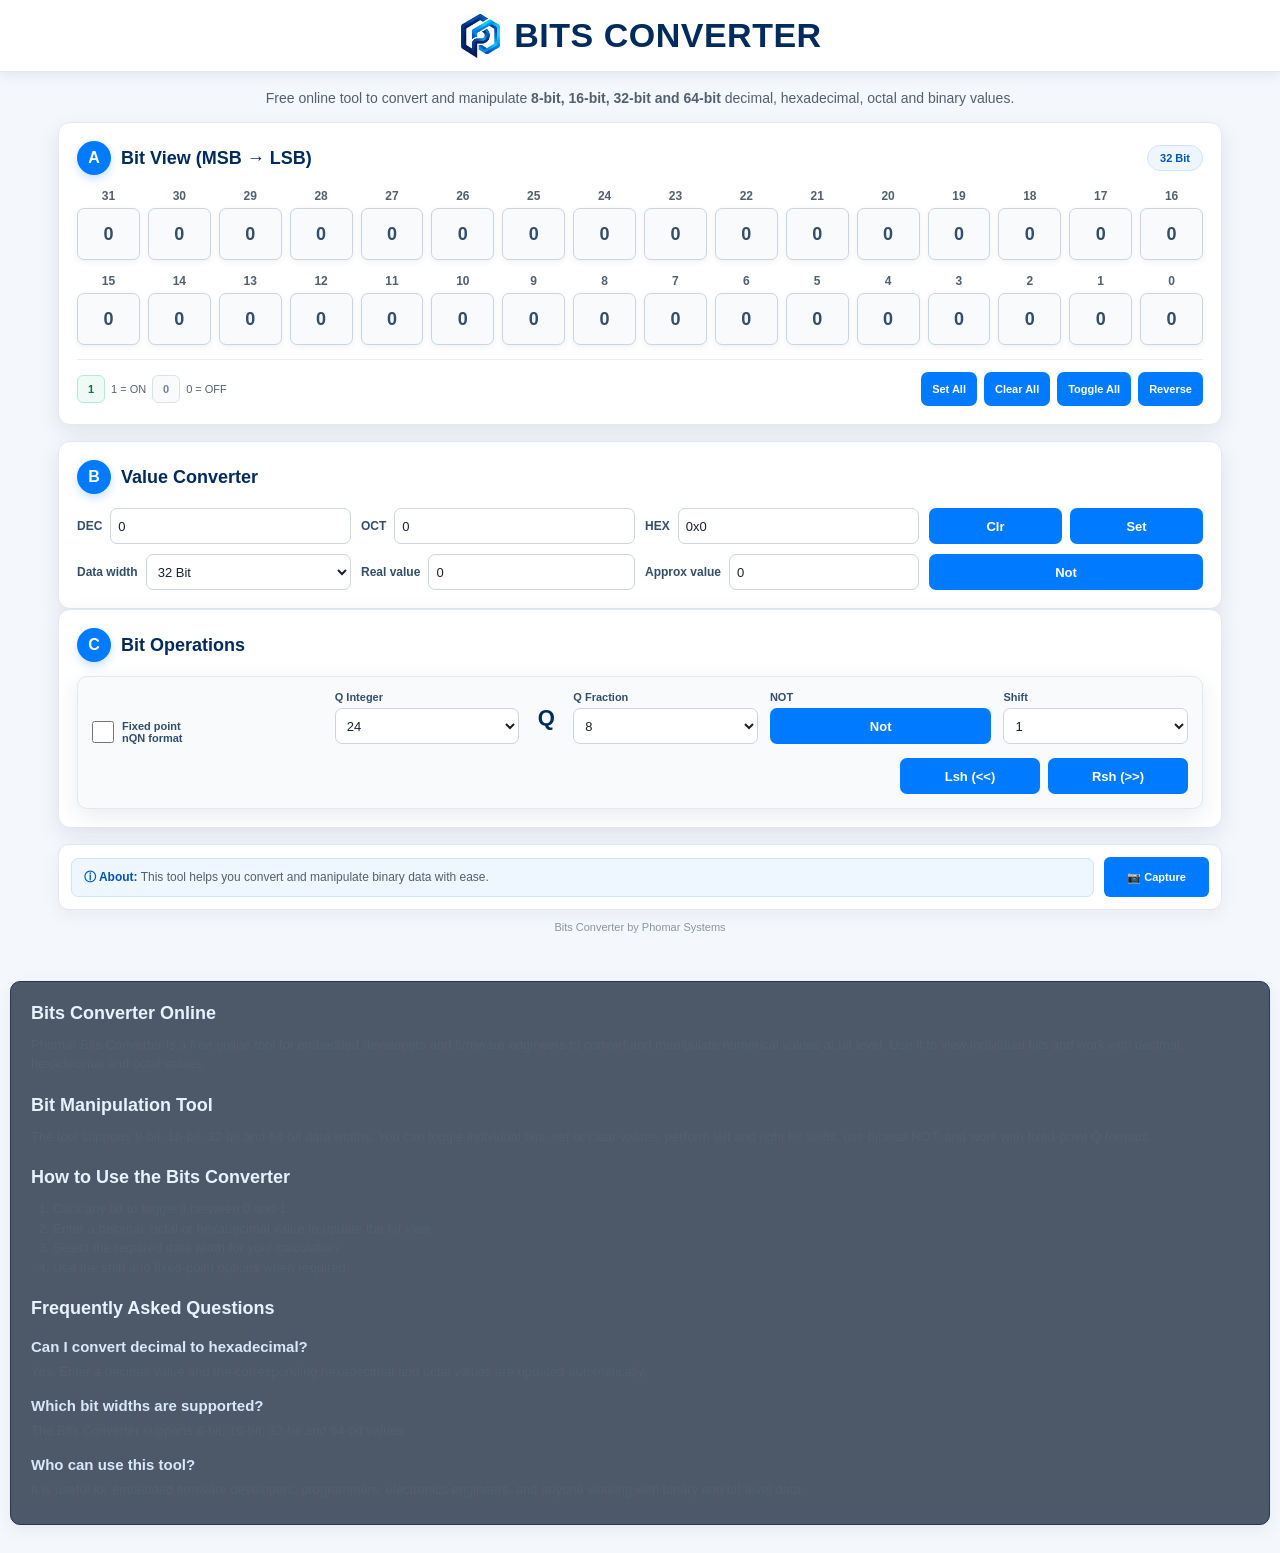
<file: bits_convertorbyphomar.html>
<!DOCTYPE html>
<html lang="en">
<head>
<meta charset="UTF-8">
<meta name="viewport" content="width=device-width, initial-scale=1.0">
<title>Bits Converter Online - Decimal, Hex, Octal & Bit Manipulation | Phomar</title>
<meta name="description" content="Free online Bits Converter for decimal, hexadecimal, octal and binary bit manipulation. Toggle individual bits, shift bits and work with 8-bit, 16-bit, 32-bit and 64-bit values.">
<meta name="keywords" content="bits converter, bit converter online, decimal to hex converter, hex to decimal converter, binary bit manipulation, bit manipulation tool, 32 bit converter, embedded developer tools, firmware tools">
<meta name="author" content="Phomar">
<meta name="robots" content="index, follow">
<link rel="canonical" href="https://phomar.com/bits-converter.html">

<meta property="og:type" content="website">
<meta property="og:title" content="Bits Converter Online | Phomar">
<meta property="og:description" content="Free online tool for decimal, hexadecimal, octal and bit manipulation.">
<meta property="og:url" content="https://phomar.com/bits-converter.html">
<meta property="og:site_name" content="Phomar">

<meta name="twitter:card" content="summary">
<meta name="twitter:title" content="Bits Converter Online | Phomar">
<meta name="twitter:description" content="Convert and manipulate bits, decimal, hexadecimal and octal values online.">
<style>
*{box-sizing:border-box;margin:0;padding:0}

body{
    font-family:Arial,Helvetica,sans-serif;
    background:#f4f7fb;
    color:#17212b;
    min-height:100vh;
}

.hero{
    min-height:72px;
    padding:10px 20px;
    display:flex;
    align-items:center;
    justify-content:center;
    text-align:center;
    position:relative;
    overflow:hidden;
    background:#fff;
    border-bottom:1px solid #e2e8f0;
    box-shadow:0 3px 12px rgba(0,43,92,.08);
}

.tool-header{
    position:relative;
    z-index:2;
    display:flex;
    align-items:center;
    justify-content:center;
    gap:12px;
}

.tool-logo{
    width:44px;
    height:44px;
    object-fit:contain;
    flex-shrink:0;
}

.hero h1{
    position:relative;
    z-index:1;
    color:#002b5c;
    font-size:clamp(24px,4vw,34px);
    letter-spacing:.5px;
    font-weight:700;
    margin:0;
}

.container{
    max-width:1200px;
    margin:auto;
    padding:18px 18px 30px;
}

.intro{
    text-align:center;
    margin-bottom:16px;
    color:#52606d;
    font-size:14px;
}

.card{
    background:#fff;
    border-radius:12px;
    padding:18px;
    box-shadow:0 7px 22px rgba(0,43,92,.09);
    border:1px solid #e0e8f0;
    display:flex;
    flex-direction:column;
}

.card-header{
    display:flex;
    align-items:center;
    gap:10px;
    margin-bottom:14px;
}

.badge{
    width:34px;
    height:34px;
    border-radius:50%;
    background:#007bff;
    color:#fff;
    display:grid;
    place-items:center;
    font-weight:bold;
    flex-shrink:0;
    box-shadow:0 4px 10px rgba(0,123,255,.22);
}

.card h2{
    font-size:18px;
    color:#002b5c;
}

.bits{
    padding:14px 10px 8px;
    border:1px solid #e0e8f0;
    border-radius:12px;
    background:#fff;
    box-shadow:0 7px 22px rgba(0,43,92,.09);
    margin-bottom:16px;
}

.bit-row{
    display:grid;
    grid-template-columns:repeat(16,1fr);
    gap:8px;
    margin-bottom:18px;
}

.bit{
    text-align:center;
}

.bit-number{
    font-size:12px;
    margin-bottom:5px;
    color:#52606d;
    font-weight:600;
}

.bit-button{
    width:100%;
    height:52px;
    border:1px solid #cbd5df;
    border-radius:7px;
    background:#f8fafc;
    color:#334e68;
    box-shadow:0 2px 6px rgba(0,43,92,.07);
    font-size:18px;
    font-weight:700;
    cursor:pointer;
    transition:.15s ease;
}

.bit-button:hover{
    border-color:#007bff;
    background:#eef6ff;
    transform:translateY(-1px);
}

.bit-button.on{
    background:#007bff;
    border-color:#007bff;
    color:#fff;
    box-shadow:0 4px 10px rgba(0,123,255,.22);
}

.bit-button:disabled{
    opacity:.35;
    cursor:not-allowed;
}

.panel{
    display:grid;
    grid-template-columns:repeat(4,1fr);
    gap:10px;
    align-items:center;
    margin-bottom:10px;
}

.field-group{
    display:flex;
    align-items:center;
    gap:8px;
}

label{
    font-size:12px;
    white-space:nowrap;
    color:#334e68;
    font-weight:600;
}

input,select{
    height:36px;
    width:100%;
    min-width:0;
    border:1px solid #cbd5df;
    border-radius:7px;
    background:#fff;
    color:#17212b;
    padding:0 7px;
    font-size:13px;
    outline:none;
}

input:focus,select:focus{
    border-color:#007bff;
    box-shadow:0 0 0 3px rgba(0,123,255,.10);
}

.action-buttons{
    display:grid;
    grid-template-columns:repeat(2,1fr);
    gap:8px;
}

.btn{
    width:100%;
    min-height:39px;
    border:0;
    border-radius:7px;
    background:#007bff;
    color:#fff;
    font-size:13px;
    font-weight:700;
    cursor:pointer;
    transition:.2s ease;
}

.btn:hover{
    background:#0056b3;
}

.operations{
    display:grid;
    grid-template-columns:1fr 1fr 1fr 1fr;
    gap:16px;
    align-items:center;
    background:#fff;
    border:1px solid #e0e8f0;
    border-radius:12px;
    padding:16px;
    box-shadow:0 7px 22px rgba(0,43,92,.09);
}

.operation-row{
    display:flex;
    align-items:center;
    gap:9px;
}

.operation-row label{
    white-space:normal;
    line-height:1.15;
}

.checkbox{
    width:22px;
    height:22px;
    accent-color:#007bff;
    cursor:pointer;
    flex-shrink:0;
}

.operation-row strong{
    color:#002b5c;
}

.seo-content{
    margin-top:16px;
    background:#fff;
    border:1px solid #e0e8f0;
    border-radius:11px;
    padding:15px 18px;
    box-shadow:0 5px 18px rgba(0,43,92,.06);
}

.seo-content h2{
    font-size:17px;
    color:#002b5c;
    margin-bottom:7px;
}

.seo-content h2:not(:first-child){
    margin-top:16px;
}

.seo-content h3{
    margin:12px 0 4px;
    color:#334e68;
    font-size:15px;
}

.seo-content p,
.seo-content li{
    font-size:13px;
    line-height:1.5;
    color:#52606d;
}

.seo-content p{margin-bottom:5px}

.seo-content ol{
    margin:6px 0 0;
    padding-left:22px;
}

.footer-note{
    text-align:center;
    font-size:11px;
    color:#8795a1;
    margin-top:11px;
}

.capture-row{
    display:flex;
    justify-content:flex-end;
    margin-top:12px;
}

.capture-btn{
    width:auto;
    min-width:95px;
    min-height:34px;
    padding:0 12px;
    display:inline-flex;
    align-items:center;
    justify-content:center;
    gap:4px;
    font-size:11px;
    border-radius:6px;
    flex-shrink:0;
}

.capture-btn:disabled{
    opacity:.65;
    cursor:wait;
}

@media(max-width:900px){
    .hero{min-height:68px}
    .tool-logo{width:40px;height:40px}
    .tool-header{gap:9px}
    .panel,.operations{grid-template-columns:1fr 1fr}
    .bit-row{gap:5px}
    .bit-button{height:48px}
}

@media(max-width:576px){
    .hero{min-height:64px;padding:8px 10px}
    .tool-logo{width:34px;height:34px}
    .tool-header{gap:7px}
    .hero h1{font-size:21px}
    .container{padding:14px 12px 25px}
    .intro{font-size:13px;line-height:1.5}
    .bits{padding:12px 8px 5px}
    .bit-row{grid-template-columns:repeat(8,1fr);gap:5px}
    .bit-button{height:42px;font-size:16px}
    .panel,.operations{grid-template-columns:1fr}
    .field-group{gap:7px}
}

/* ===== Structured Bits Converter UI ===== */

.bit-card{
    margin-bottom:16px;
}

.bit-count{
    margin-left:auto;
    padding:6px 12px;
    border-radius:18px;
    background:#eef6ff;
    border:1px solid #cfe4ff;
    color:#0056b3;
    font-size:11px;
    font-weight:700;
}

.bit-row{
    margin-bottom:14px;
}

.bit-toolbar{
    display:flex;
    align-items:center;
    justify-content:space-between;
    gap:12px;
    padding-top:12px;
    border-top:1px solid #e6edf4;
}

.bit-legend{
    display:flex;
    align-items:center;
    gap:6px;
    color:#52606d;
    font-size:11px;
    white-space:nowrap;
}

.legend-chip{
    width:28px;
    height:28px;
    display:grid;
    place-items:center;
    border-radius:6px;
    font-weight:700;
    border:1px solid #d8e2ec;
}

.legend-chip.on{
    background:#eefaf5;
    color:#087443;
    border-color:#b8ead3;
}

.legend-chip.off{
    background:#f8fafc;
    color:#718096;
}

.bit-toolbar-actions{
    display:flex;
    gap:7px;
}

.mini-btn{
    width:auto;
    min-height:34px;
    padding:0 11px;
    font-size:11px;
}

.value-row{
    display:grid;
    grid-template-columns:1fr 1fr 1fr 1fr;
    gap:10px;
    align-items:center;
    margin-bottom:10px;
}

.value-row.second{
    margin-bottom:0;
}

.value-row .field-group{
    min-width:0;
}

.value-row .field-group label{
    flex-shrink:0;
}

.value-actions{
    display:grid;
    grid-template-columns:1fr 1fr;
    gap:8px;
}

.value-actions.single{
    grid-template-columns:1fr;
}

.value-actions .btn{
    min-height:36px;
}

.operations{
    display:grid;
    grid-template-columns:1.25fr 1fr 30px 1fr 1.2fr 1fr;
    gap:12px;
    align-items:end;
    background:#f8fafc;
    border:1px solid #e0e8f0;
    border-radius:10px;
    padding:14px;
}

.operation-item{
    display:flex;
    flex-direction:column;
    gap:5px;
    min-width:0;
}

.operation-item label{
    font-size:11px;
}

.fixed-item{
    flex-direction:row;
    align-items:center;
    gap:8px;
    padding-top:18px;
}

.checkbox{
    width:22px;
    height:22px;
    accent-color:#007bff;
    cursor:pointer;
    flex-shrink:0;
}

.q-label{
    align-self:center;
    justify-self:center;
    font-size:22px;
    font-weight:700;
    color:#002b5c;
}

.not-item .btn{
    width:100%;
    min-height:36px;
}

.shift-buttons{
    grid-column:1 / -1;
    display:flex;
    justify-content:flex-end;
    gap:8px;
    margin-top:2px;
}

.shift-buttons .btn{
    width:auto;
    min-width:140px;
    min-height:36px;
}

.capture-footer{
    margin-top:16px;
    display:flex;
    align-items:center;
    gap:10px;
    padding:12px;
    background:#fff;
    border:1px solid #e0e8f0;
    border-radius:11px;
    box-shadow:0 5px 18px rgba(0,43,92,.06);
}

.capture-info{
    flex:1;
    min-width:0;
    padding:10px 12px;
    border-radius:7px;
    background:#eef6ff;
    border:1px solid #cfe4ff;
    color:#52606d;
    font-size:12px;
}

.capture-info strong{
    color:#0056b3;
}

.capture-btn{
    width:auto;
    min-width:105px;
    min-height:40px;
    padding:0 13px;
}

@media(max-width:900px){
    .value-row{
        grid-template-columns:1fr 1fr;
    }

    .operations{
        grid-template-columns:1fr 1fr;
    }

    .q-label{
        display:none;
    }

    .bit-toolbar{
        flex-direction:column;
        align-items:stretch;
    }

    .bit-toolbar-actions{
        display:grid;
        grid-template-columns:repeat(4,1fr);
    }

    .bit-toolbar-actions .btn{
        width:100%;
    }

    .capture-footer{
        align-items:stretch;
    }
}

@media(max-width:576px){
    .value-row{
        grid-template-columns:1fr;
    }

    .value-actions{
        grid-template-columns:1fr 1fr;
    }

    .operations{
        grid-template-columns:1fr;
    }

    .q-label{
        display:none;
    }

    .shift-buttons{
        display:grid;
        grid-template-columns:1fr 1fr;
    }

    .shift-buttons .btn{
        min-width:0;
    }

    .bit-count{
        display:none;
    }

    .bit-toolbar-actions{
        grid-template-columns:1fr 1fr;
    }

    .capture-footer{
        flex-direction:column;
    }

    .capture-btn{
        width:100%;
    }
}

</style>
</head>

<body>
<div class="app">

    <header class="hero">
    <div class="tool-header">
        <img src="logo1.png" alt="Phomar Systems Logo" class="tool-logo">
        <h1>BITS CONVERTER</h1>
    </div>
</header>

<main class="container">

    <p class="intro">
        Free online tool to convert and manipulate <strong>8-bit, 16-bit, 32-bit and 64-bit</strong>
        decimal, hexadecimal, octal and binary values.
    </p>

    <!-- A: Bit View -->
    <section class="card bit-card" id="captureArea">

        <div class="card-header">
            <div class="badge">A</div>
            <h2>Bit View (MSB → LSB)</h2>
            <span class="bit-count" id="bitCount">32 Bit</span>
        </div>

        <div class="bit-row" id="highBits"></div>
        <div class="bit-row" id="lowBits"></div>

        <div class="bit-toolbar">
            <div class="bit-legend">
                <span class="legend-chip on">1</span>
                <span>1 = ON</span>
                <span class="legend-chip off">0</span>
                <span>0 = OFF</span>
            </div>

            <div class="bit-toolbar-actions">
                <button class="btn mini-btn" onclick="setAll()">Set All</button>
                <button class="btn mini-btn" onclick="clearAll()">Clear All</button>
                <button class="btn mini-btn" onclick="toggleAll()">Toggle All</button>
                <button class="btn mini-btn" onclick="reverseBits()">Reverse</button>
            </div>
        </div>

    </section>

    <!-- B: Value Converter -->
    <section class="card" id="converterCard">

        <div class="card-header">
            <div class="badge">B</div>
            <h2>Value Converter</h2>
        </div>

        <div class="value-row">
            <div class="field-group">
                <label>DEC</label>
                <input id="dec" type="text" value="0">
            </div>

            <div class="field-group">
                <label>OCT</label>
                <input id="oct" type="text" value="0">
            </div>

            <div class="field-group">
                <label>HEX</label>
                <input id="hex" type="text" value="0">
            </div>

            <div class="value-actions">
                <button class="btn" onclick="clearAll()">Clr</button>
                <button class="btn" onclick="setAll()">Set</button>
            </div>
        </div>

        <div class="value-row second">
            <div class="field-group">
                <label>Data width</label>
                <select id="width" onchange="changeWidth()">
                    <option value="8">8 Bit</option>
                    <option value="16">16 Bit</option>
                    <option value="32" selected>32 Bit</option>
                    <option value="64">64 Bit</option>
                </select>
            </div>

            <div class="field-group">
                <label>Real value</label>
                <input id="real" type="number" value="0">
            </div>

            <div class="field-group">
                <label>Approx value</label>
                <input id="approx" type="text" value="0" readonly>
            </div>

            <div class="value-actions single">
                <button class="btn" onclick="bitNot()">Not</button>
            </div>
        </div>

    </section>

    <!-- C: Bit Operations -->
    <section class="card" id="operationsCard">

        <div class="card-header">
            <div class="badge">C</div>
            <h2>Bit Operations</h2>
        </div>

        <div class="operations">

            <div class="operation-item fixed-item">
                <input class="checkbox" id="fixed" type="checkbox">
                <label>Fixed point<br>nQN format</label>
            </div>

            <div class="operation-item">
                <label>Q Integer</label>
                <select id="qN">
                    <option>24</option>
                    <option>16</option>
                    <option>8</option>
                    <option>4</option>
                    <option>2</option>
                </select>
            </div>

            <div class="q-label">Q</div>

            <div class="operation-item">
                <label>Q Fraction</label>
                <select id="qM">
                    <option>8</option>
                    <option>16</option>
                    <option>24</option>
                    <option>32</option>
                </select>
            </div>

            <div class="operation-item not-item">
                <label>NOT</label>
                <button class="btn" onclick="bitNot()">Not</button>
            </div>

            <div class="operation-item">
                <label>Shift</label>
                <select id="shift">
                    <option>1</option>
                    <option>2</option>
                    <option>4</option>
                    <option>8</option>
                </select>
            </div>

            <div class="shift-buttons">
                <button class="btn" onclick="shiftLeft()">Lsh (&lt;&lt;)</button>
                <button class="btn" onclick="shiftRight()">Rsh (&gt;&gt;)</button>
            </div>

        </div>

    </section>

    <!-- Capture -->
    <div class="capture-footer">
        <div class="capture-info">
            <strong>ⓘ About:</strong>
            This tool helps you convert and manipulate binary data with ease.
        </div>

        <button type="button" class="btn capture-btn" onclick="captureBits(this)">
            📷 Capture
        </button>
    </div>

    <div class="footer-note">Bits Converter by Phomar Systems</div>

</main>
<script>
let value = 0n;
let dataWidth = 32;

function mask() {
    return (1n << BigInt(dataWidth)) - 1n;
}

function renderBits() {
    const high = document.getElementById("highBits");
    const low = document.getElementById("lowBits");
    high.innerHTML = "";
    low.innerHTML = "";

    for (let bit = 31; bit >= 16; bit--) {
        if (bit < dataWidth) addBit(high, bit);
        else addDisabledBit(high, bit);
    }

    for (let bit = 15; bit >= 0; bit--) {
        if (bit < dataWidth) addBit(low, bit);
        else addDisabledBit(low, bit);
    }
}

function addBit(parent, bit) {
    const wrapper = document.createElement("div");
    wrapper.className = "bit";

    const number = document.createElement("div");
    number.className = "bit-number";
    number.textContent = bit;

    const button = document.createElement("button");
    button.className = "bit-button";
    const state = ((value >> BigInt(bit)) & 1n) === 1n;
    button.textContent = state ? "1" : "0";

    if (state) button.classList.add("on");

    button.onclick = () => {
        value ^= (1n << BigInt(bit));
        update();
    };

    wrapper.appendChild(number);
    wrapper.appendChild(button);
    parent.appendChild(wrapper);
}

function addDisabledBit(parent, bit) {
    const wrapper = document.createElement("div");
    wrapper.className = "bit";
    wrapper.style.opacity = ".35";

    const number = document.createElement("div");
    number.className = "bit-number";
    number.textContent = bit;

    const button = document.createElement("button");
    button.className = "bit-button";
    button.textContent = "0";
    button.disabled = true;

    wrapper.appendChild(number);
    wrapper.appendChild(button);
    parent.appendChild(wrapper);
}

function unsignedValue() {
    return value & mask();
}

function signedValue() {
    const v = unsignedValue();
    const sign = 1n << BigInt(dataWidth - 1);
    return (v & sign) ? v - (1n << BigInt(dataWidth)) : v;
}

function update() {
    value = unsignedValue();

    /*
       Display DEC as unsigned for the selected data width.
       Example:
       8-bit  11111111 = 255
       16-bit 1111111111111111 = 65535
       32-bit 0xFFFFFFFF = 4294967295
       64-bit 0xFFFFFFFFFFFFFFFF = 18446744073709551615

       Previously signedValue() was used here, so 8-bit 255
       appeared as -1.
    */
    document.getElementById("dec").value = unsignedValue().toString();
    document.getElementById("oct").value = unsignedValue().toString(8);
    document.getElementById("hex").value = "0x" + unsignedValue().toString(16).toUpperCase();
    document.getElementById("bitCount").textContent = dataWidth + " Bit";

    const real = Number(document.getElementById("real").value || 0);
    document.getElementById("approx").value =
        document.getElementById("fixed").checked ? calculateQ(real) : real;

    renderBits();
}

function parseInput(input, base) {
    try {
        let s = input.trim();
        if (base === 16) s = s.replace(/^0x/i, "");
        if (!s) return 0n;
        return BigInt(parseInt(s, base));
    } catch {
        return 0n;
    }
}

document.getElementById("dec").addEventListener("change", e => {
    try {
        value = BigInt(e.target.value);
        update();
    } catch {}
});

document.getElementById("oct").addEventListener("change", e => {
    value = parseInput(e.target.value, 8);
    update();
});

document.getElementById("hex").addEventListener("change", e => {
    value = parseInput(e.target.value, 16);
    update();
});


function toggleAll(){
    value = (~value) & mask();
    update();
}

function reverseBits(){
    let reversed = 0n;

    for(let i=0;i<dataWidth;i++){
        if(((value >> BigInt(i)) & 1n) === 1n){
            reversed |= 1n << BigInt(dataWidth - 1 - i);
        }
    }

    value = reversed;
    update();
}

function clearAll() {
    value = 0n;
    update();
}

function setAll() {
    value = mask();
    update();
}

function bitNot() {
    value = (~value) & mask();
    update();
}

function shiftLeft() {
    const s = BigInt(document.getElementById("shift").value);
    value = (value << s) & mask();
    update();
}

function shiftRight() {
    const s = BigInt(document.getElementById("shift").value);
    value = value >> s;
    update();
}

function changeWidth() {
    dataWidth = Number(document.getElementById("width").value);
    value &= mask();
    update();
}

function calculateQ(real) {
    const q = Number(document.getElementById("qM").value);
    return real / Math.pow(2, q);
}

document.getElementById("fixed").addEventListener("change", update);

renderBits();
update();
function loadCaptureImage(src){
    return new Promise((resolve,reject)=>{
        const img=new Image();
        img.onload=()=>resolve(img);
        img.onerror=reject;
        img.src=src;
    });
}

async function ensureHtml2Canvas(){
    if(typeof html2canvas!=="undefined") return;

    const script=document.createElement("script");
    script.src="https://cdn.jsdelivr.net/npm/html2canvas@1.4.1/dist/html2canvas.min.js";
    document.head.appendChild(script);

    await new Promise((resolve,reject)=>{
        script.onload=resolve;
        script.onerror=reject;
    });
}

function sanitizeFileName(value){
    return String(value)
        .trim()
        .replace(/[<>:"/\\|?*]+/g,"")
        .replace(/\s+/g,"_")
        .replace(/[()]/g,"");
}

async function captureBits(button){

    const area=document.getElementById("captureArea");
    if(!area) return;

    const originalText=button.innerHTML;
    button.disabled=true;
    button.textContent="Saving...";

    try{
        await ensureHtml2Canvas();

        const contentCanvas=await html2canvas(area,{
            backgroundColor:"#ffffff",
            scale:2,
            useCORS:true,
            logging:false
        });

        const headerHeight=82;
        const sidePadding=22;

        const finalCanvas=document.createElement("canvas");
        finalCanvas.width=contentCanvas.width;
        finalCanvas.height=contentCanvas.height+headerHeight*2;

        const ctx=finalCanvas.getContext("2d");

        ctx.fillStyle="#ffffff";
        ctx.fillRect(0,0,finalCanvas.width,finalCanvas.height);

        ctx.fillStyle="#ffffff";
        ctx.fillRect(0,0,finalCanvas.width,headerHeight);

        ctx.fillStyle="#007bff";
        ctx.fillRect(0,headerHeight-2,finalCanvas.width,2);

        try{
            const logo=await loadCaptureImage("logo1.png");
            const logoSize=48;
            const logoX=sidePadding;
            const logoY=(headerHeight-logoSize)/2;

            ctx.drawImage(
                logo,
                logoX,
                logoY,
                logoSize,
                logoSize
            );
        }catch(e){
            console.warn("Logo could not be loaded for capture:",e);
        }

        ctx.fillStyle="#002b5c";
        ctx.font="700 26px Arial, Helvetica, sans-serif";
        ctx.textBaseline="middle";
        ctx.fillText(
            "BITS CONVERTER",
            sidePadding+60,
            headerHeight/2
        );

        ctx.drawImage(contentCanvas,0,headerHeight);

        const footerY=headerHeight+contentCanvas.height;

        ctx.fillStyle="#f4f7fb";
        ctx.fillRect(0,footerY,finalCanvas.width,headerHeight);

        ctx.fillStyle="#66788a";
        ctx.font="12px Arial, Helvetica, sans-serif";
        ctx.textAlign="center";
        ctx.textBaseline="middle";
        ctx.fillText(
            "Phomar Systems",
            finalCanvas.width/2,
            footerY+headerHeight/2
        );

        const width=dataWidth;
        const dec=unsignedValue().toString();

        const link=document.createElement("a");
        link.download="Bits_"+width+"bit_"+sanitizeFileName(dec)+".png";
        link.href=finalCanvas.toDataURL("image/png");
        link.click();

    }catch(error){
        alert("Unable to capture the result. Please try again.");
        console.error(error);
    }finally{
        button.disabled=false;
        button.innerHTML=originalText;
    }
}

</script>

    <section class="seo-content" aria-label="About Bits Converter">
        <h2>Bits Converter Online</h2>
        <p>
            Phomar Bits Converter is a free online tool for embedded developers and
            firmware engineers to convert and manipulate numerical values at bit level.
            Use it to view individual bits and work with decimal, hexadecimal and octal values.
        </p>

        <h2>Bit Manipulation Tool</h2>
        <p>
            The tool supports 8-bit, 16-bit, 32-bit and 64-bit data widths. You can toggle
            individual bits, set or clear values, perform left and right bit shifts,
            use bitwise NOT, and work with fixed-point Q formats.
        </p>

        <h2>How to Use the Bits Converter</h2>
        <ol>
            <li>Click any bit to toggle it between 0 and 1.</li>
            <li>Enter a decimal, octal or hexadecimal value to update the bit view.</li>
            <li>Select the required data width for your calculation.</li>
            <li>Use the shift and fixed-point options when required.</li>
        </ol>

        <h2>Frequently Asked Questions</h2>
        <h3>Can I convert decimal to hexadecimal?</h3>
        <p>Yes. Enter a decimal value and the corresponding hexadecimal and octal values are updated automatically.</p>

        <h3>Which bit widths are supported?</h3>
        <p>The Bits Converter supports 8-bit, 16-bit, 32-bit and 64-bit values.</p>

        <h3>Who can use this tool?</h3>
        <p>
            It is useful for embedded firmware developers, programmers, electronics engineers,
            and anyone working with binary and bit-level data.
        </p>
    </section>

    <style>
        .seo-content {
            margin: 18px 10px 28px;
            padding: 18px 20px;
            border: 1px solid #1d3a58;
            border-radius: 10px;
            background: rgba(13, 29, 48, .72);
            color: #aebed2;
            line-height: 1.55;
            font-size: 14px;
        }
        .seo-content h2 {
            margin: 0 0 7px;
            color: #e8f2ff;
            font-size: 18px;
        }
        .seo-content h2:not(:first-child) {
            margin-top: 18px;
        }
        .seo-content h3 {
            margin: 12px 0 4px;
            color: #d9e8f8;
            font-size: 15px;
        }
        .seo-content p {
            margin: 0 0 7px;
        }
        .seo-content ol {
            margin: 6px 0 0;
            padding-left: 22px;
        }
    </style>

    <script type="application/ld+json">
    {
      "@context": "https://schema.org",
      "@type": "WebApplication",
      "name": "Bits Converter Online",
      "alternateName": "Phomar Bits Converter",
      "url": "https://phomar.com/bits-converter.html",
      "description": "Free online tool for decimal, hexadecimal, octal and bit-level manipulation.",
      "applicationCategory": "DeveloperApplication",
      "operatingSystem": "Any",
      "author": {
        "@type": "Organization",
        "name": "Phomar",
        "url": "https://phomar.com"
      },
      "offers": {
        "@type": "Offer",
        "price": "0",
        "priceCurrency": "USD"
      }
    }
    </script>

</body>
</html>
</file>
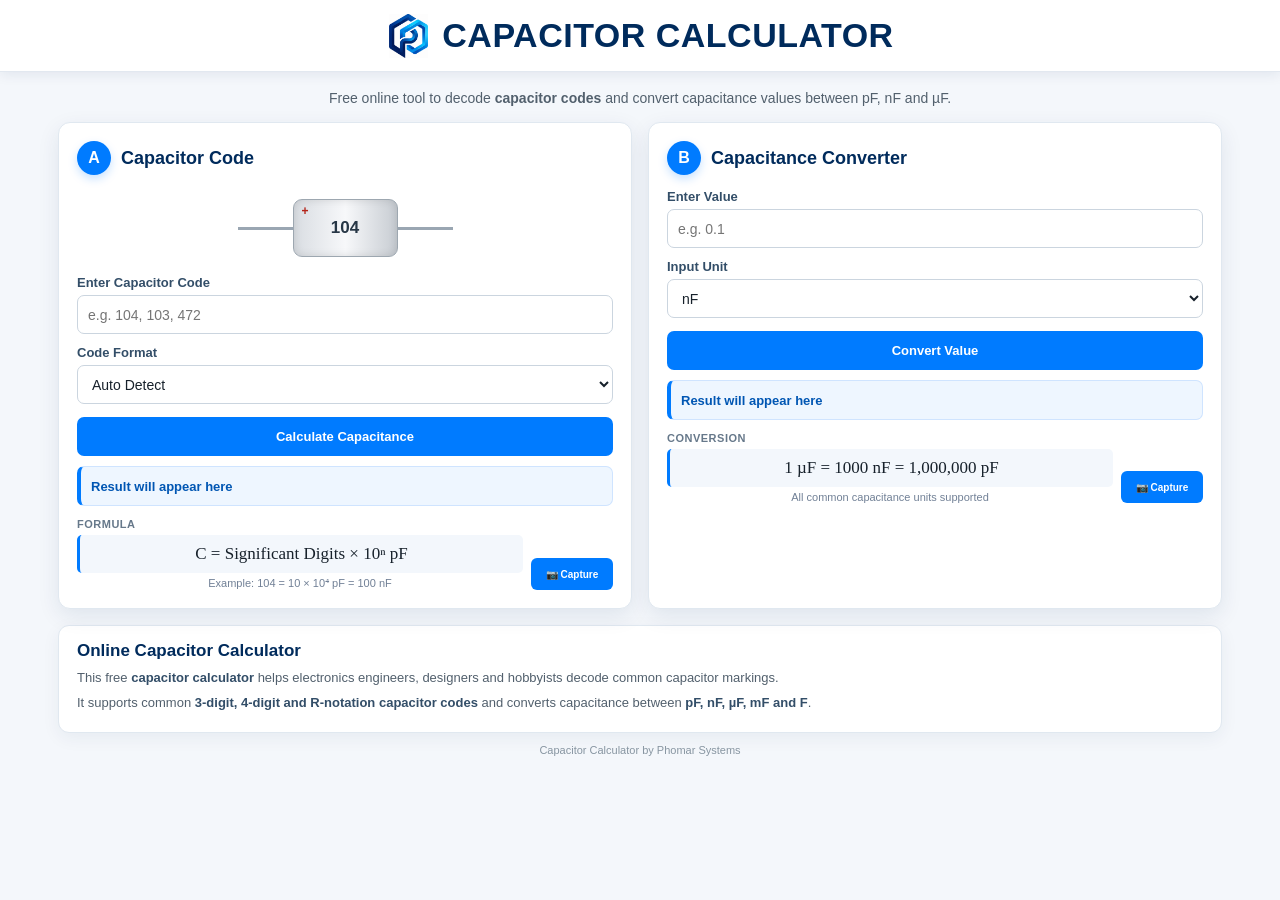
<file: capacitor_calculator.html>
<!DOCTYPE html>
<html lang="en">
<head>
<meta charset="UTF-8">
<meta name="viewport" content="width=device-width, initial-scale=1.0">
<title>Capacitor Calculator | Phomar Systems</title>
<meta name="description" content="Free online capacitor calculator by Phomar Systems. Decode capacitor codes and convert capacitance values between pF, nF and µF.">
<meta name="robots" content="index, follow">
<meta name="author" content="Phomar Systems">
<meta name="theme-color" content="#007bff">

<meta property="og:title" content="Capacitor Calculator – Phomar Systems">
<meta property="og:description" content="Decode capacitor markings and convert capacitance values.">
<meta property="og:type" content="website">
<meta property="og:site_name" content="Phomar Systems">

<style>
*{box-sizing:border-box;margin:0;padding:0}

body{
    font-family:Arial,Helvetica,sans-serif;
    background:#f4f7fb;
    color:#17212b;
    min-height:100vh;
}

.hero{
    min-height:72px;
    padding:10px 20px;
    display:flex;
    align-items:center;
    justify-content:center;
    text-align:center;
    background:#fff;
    border-bottom:1px solid #e2e8f0;
    box-shadow:0 3px 12px rgba(0,43,92,.08);
}

.tool-header{
    display:flex;
    align-items:center;
    justify-content:center;
    gap:12px;
}

.tool-logo{
    width:44px;
    height:44px;
    object-fit:contain;
    flex-shrink:0;
}

.hero h1{
    color:#002b5c;
    font-size:clamp(24px,4vw,34px);
    letter-spacing:.5px;
    font-weight:700;
}

.container{
    max-width:1200px;
    margin:auto;
    padding:18px 18px 30px;
}

.intro{
    text-align:center;
    margin-bottom:16px;
    color:#52606d;
    font-size:14px;
}

.calculator-grid{
    display:grid;
    grid-template-columns:repeat(2,1fr);
    gap:16px;
}

.card{
    background:#fff;
    border-radius:12px;
    padding:18px;
    box-shadow:0 7px 22px rgba(0,43,92,.09);
    border:1px solid #e0e8f0;
    display:flex;
    flex-direction:column;
}

.card-header{
    display:flex;
    align-items:center;
    gap:10px;
    margin-bottom:14px;
}

.badge{
    width:34px;
    height:34px;
    border-radius:50%;
    background:#007bff;
    color:#fff;
    display:grid;
    place-items:center;
    font-weight:bold;
    flex-shrink:0;
    box-shadow:0 4px 10px rgba(0,123,255,.22);
}

.card h2{
    font-size:18px;
    color:#002b5c;
}

.field{margin-bottom:11px}

label{
    display:block;
    font-size:13px;
    font-weight:600;
    margin-bottom:5px;
    color:#334e68;
}

.input-row{
    display:flex;
    gap:7px;
}

input,select{
    width:100%;
    height:39px;
    border:1px solid #cbd5df;
    border-radius:7px;
    background:#fff;
    padding:0 10px;
    font-size:14px;
    outline:none;
    color:#17212b;
}

input:focus,select:focus{
    border-color:#007bff;
    box-shadow:0 0 0 3px rgba(0,123,255,.10);
}

button{
    width:100%;
    min-height:39px;
    border:0;
    border-radius:7px;
    background:#007bff;
    color:#fff;
    font-size:13px;
    font-weight:700;
    cursor:pointer;
    margin-top:2px;
    transition:.2s ease;
}

button:hover{background:#0056b3}

.result{
    margin-top:10px;
    background:#eef6ff;
    border:1px solid #cfe4ff;
    border-left:4px solid #007bff;
    border-radius:7px;
    padding:10px;
    font-weight:700;
    color:#0056b3;
    min-height:40px;
    display:flex;
    align-items:center;
    font-size:13px;
}

.error{
    color:#b42318;
    background:#fff2f0;
    border-color:#f4c7c2;
}

.formula-capture-row{
    display:flex;
    align-items:flex-end;
    gap:8px;
    margin-top:12px;
}

.formula{
    flex:1;
    min-width:0;
}

.formula-title{
    font-size:11px;
    font-weight:700;
    color:#66788a;
    margin-bottom:5px;
    text-transform:uppercase;
    letter-spacing:.5px;
}

.formula-box{
    background:#f3f7fc;
    border-left:3px solid #007bff;
    border-radius:5px;
    padding:9px;
    font-family:"Times New Roman",serif;
    font-size:17px;
    text-align:center;
    color:#17212b;
}

.formula-note{
    margin-top:4px;
    font-size:11px;
    color:#718096;
    text-align:center;
}

.capture-btn{
    width:auto;
    min-width:82px;
    min-height:32px;
    padding:0 9px;
    display:inline-flex;
    align-items:center;
    justify-content:center;
    gap:4px;
    font-size:10px;
    border-radius:6px;
    flex-shrink:0;
}

.capture-btn:disabled{
    opacity:.65;
    cursor:wait;
}

.capacitor-preview{
    margin:4px auto 12px;
    width:250px;
    height:70px;
    position:relative;
    display:flex;
    align-items:center;
    justify-content:center;
}

.capacitor-preview:before,
.capacitor-preview:after{
    content:"";
    height:3px;
    background:#9aa6b2;
    width:55px;
}

.cap-body{
    width:105px;
    height:58px;
    border-radius:9px;
    background:linear-gradient(90deg,#d9dde2,#f7f8fa,#c7ccd2);
    border:1px solid #9da7b0;
    display:flex;
    align-items:center;
    justify-content:center;
    position:relative;
    box-shadow:inset 0 0 8px rgba(0,0,0,.12);
}

.cap-marking{
    font-weight:700;
    font-size:17px;
    color:#273746;
}

.polarity{
    position:absolute;
    top:4px;
    left:8px;
    font-size:12px;
    font-weight:bold;
    color:#b42318;
}

.converter-grid{
    display:grid;
    grid-template-columns:repeat(3,1fr);
    gap:8px;
}

.small-note{
    font-size:11px;
    color:#718096;
    margin-top:6px;
    text-align:center;
}

.seo-content{
    margin-top:16px;
    background:#fff;
    border:1px solid #e0e8f0;
    border-radius:11px;
    padding:15px 18px;
    box-shadow:0 5px 18px rgba(0,43,92,.06);
}

.seo-content h2{
    font-size:17px;
    color:#002b5c;
    margin-bottom:7px;
}

.seo-content p{
    font-size:13px;
    line-height:1.5;
    color:#52606d;
    margin-bottom:5px;
}

.seo-content strong{color:#334e68}

.footer-note{
    text-align:center;
    font-size:11px;
    color:#8795a1;
    margin-top:11px;
}

@media(max-width:900px){
    .hero{min-height:68px}
    .tool-logo{width:40px;height:40px}
    .tool-header{gap:9px}
    .calculator-grid{grid-template-columns:1fr}
    .card{max-width:650px;width:100%;margin:auto}
}

@media(max-width:576px){
    .hero{min-height:64px;padding:8px 10px}
    .tool-logo{width:34px;height:34px}
    .tool-header{gap:7px}
    .hero h1{font-size:21px}
    .container{padding:14px 12px 25px}
    .intro{font-size:13px;line-height:1.5}
    .card{padding:15px}
    .card h2{font-size:17px}
    input,select,button{height:40px}
    .formula-capture-row{gap:6px}
    .capture-btn{min-width:72px;padding:0 7px;font-size:9px}
    .capacitor-preview{transform:scale(.9)}
    .converter-grid{grid-template-columns:1fr 1fr}
}
</style>
</head>

<body>

<header class="hero">
    <div class="tool-header">
        <img src="logo1.png" alt="Phomar Systems Logo" class="tool-logo">
        <h1>CAPACITOR CALCULATOR</h1>
    </div>
</header>

<main class="container">

<p class="intro">
    Free online tool to decode <strong>capacitor codes</strong> and convert capacitance values
    between pF, nF and µF.
</p>

<section class="calculator-grid capture-area" id="captureArea">

<article class="card" id="codeCard">

    <div class="card-header">
        <div class="badge">A</div>
        <h2>Capacitor Code</h2>
    </div>

    <div class="capacitor-preview">
        <div class="cap-body">
            <span class="polarity">+</span>
            <span id="capPreviewMarking" class="cap-marking">104</span>
        </div>
    </div>

    <div class="field">
        <label for="capCode">Enter Capacitor Code</label>
        <input id="capCode" type="text" maxlength="8" placeholder="e.g. 104, 103, 472">
    </div>

    <div class="field">
        <label for="capCodeType">Code Format</label>
        <select id="capCodeType">
            <option value="auto">Auto Detect</option>
            <option value="3">3 Digit</option>
            <option value="4">4 Digit</option>
            <option value="r">R / Decimal Code</option>
        </select>
    </div>

    <button onclick="calculateCode()">Calculate Capacitance</button>

    <div id="resultA" class="result">Result will appear here</div>

    <div class="formula-capture-row">
        <div class="formula">
            <div class="formula-title">Formula</div>
            <div class="formula-box">C = Significant Digits × 10ⁿ pF</div>
            <div class="formula-note">Example: 104 = 10 × 10⁴ pF = 100 nF</div>
        </div>

        <button type="button" class="capture-btn" onclick="captureCode(this)">
            📷 Capture
        </button>
    </div>

</article>


<article class="card" id="converterCard">

    <div class="card-header">
        <div class="badge">B</div>
        <h2>Capacitance Converter</h2>
    </div>

    <div class="field">
        <label for="capValue">Enter Value</label>
        <input id="capValue" type="number" step="any" placeholder="e.g. 0.1">
    </div>

    <div class="field">
        <label for="capUnit">Input Unit</label>
        <select id="capUnit">
            <option value="pf">pF</option>
            <option value="nf" selected>nF</option>
            <option value="uf">µF</option>
            <option value="mf">mF</option>
            <option value="f">F</option>
        </select>
    </div>

    <button onclick="convertCapacitance()">Convert Value</button>

    <div id="resultB" class="result">Result will appear here</div>

    <div class="formula-capture-row">
        <div class="formula">
            <div class="formula-title">Conversion</div>
            <div class="formula-box">1 µF = 1000 nF = 1,000,000 pF</div>
            <div class="formula-note">All common capacitance units supported</div>
        </div>

        <button type="button" class="capture-btn" onclick="captureConverter(this)">
            📷 Capture
        </button>
    </div>

</article>

</section>


<section class="seo-content">
    <h2>Online Capacitor Calculator</h2>

    <p>
        This free <strong>capacitor calculator</strong> helps electronics engineers,
        designers and hobbyists decode common capacitor markings.
    </p>

    <p>
        It supports common <strong>3-digit, 4-digit and R-notation capacitor codes</strong>
        and converts capacitance between <strong>pF, nF, µF, mF and F</strong>.
    </p>
</section>

<div class="footer-note">Capacitor Calculator by Phomar Systems</div>

</main>


<script>

function formatCapacitance(pF){

    if(!Number.isFinite(pF)) return "";

    const abs=Math.abs(pF);

    if(abs>=1000000000000)
        return (pF/1000000000000).toFixed(4).replace(/\.?0+$/,"")+" F";

    if(abs>=1000000000)
        return (pF/1000000000).toFixed(4).replace(/\.?0+$/,"")+" mF";

    if(abs>=1000000)
        return (pF/1000000).toFixed(4).replace(/\.?0+$/,"")+" µF";

    if(abs>=1000)
        return (pF/1000).toFixed(4).replace(/\.?0+$/,"")+" nF";

    return Number(pF.toFixed(4)).toString()+" pF";
}


function showResult(id,msg){
    const el=document.getElementById(id);
    el.textContent=msg;
    el.classList.remove("error");
}


function showError(id,msg){
    const el=document.getElementById(id);
    el.textContent=msg;
    el.classList.add("error");
}


document.getElementById("capCode").addEventListener("input",function(){
    document.getElementById("capPreviewMarking").textContent=
        this.value.trim().toUpperCase() || "104";
});


function calculateCode(){

    const raw=document.getElementById("capCode")
        .value
        .trim()
        .toUpperCase()
        .replace(/\s+/g,"");

    const type=document.getElementById("capCodeType").value;

    if(!raw){
        showError("resultA","Please enter a capacitor code.");
        return;
    }

    let pF;

    /*
       R / Decimal notation
       Examples:
       4R7 = 4.7 pF
       0R1 = 0.1 pF
    */
    if(raw.includes("R")){

        if(type==="3" || type==="4"){
            showError("resultA","R notation requires R / Decimal Code or Auto Detect.");
            return;
        }

        const parts=raw.split("R");

        if(parts.length!==2){
            showError("resultA","Invalid R notation.");
            return;
        }

        const left=parts[0] || "0";
        const right=parts[1] || "0";

        if(!/^\d+$/.test(left) || !/^\d+$/.test(right)){
            showError("resultA","Invalid capacitor code.");
            return;
        }

        pF=parseFloat(left+"."+right);

    }else{

        if(!/^\d+$/.test(raw)){
            showError("resultA","Invalid capacitor code. Use digits such as 104 or 472.");
            return;
        }

        /*
           Standard capacitor code:
           First digits = significant value
           Last digit = multiplier
           Result = pF
        */

        if(type==="3" || (type==="auto" && raw.length===3)){

            if(raw.length!==3){
                showError("resultA","3-digit code must contain exactly 3 digits.");
                return;
            }

            const significant=parseInt(raw.slice(0,2),10);
            const multiplier=parseInt(raw.slice(2),10);

            pF=significant*Math.pow(10,multiplier);

        }else{

            if(type==="4" || (type==="auto" && raw.length===4)){

                if(raw.length!==4){
                    showError("resultA","4-digit code must contain exactly 4 digits.");
                    return;
                }

                const significant=parseInt(raw.slice(0,3),10);
                const multiplier=parseInt(raw.slice(3),10);

                pF=significant*Math.pow(10,multiplier);

            }else{

                showError(
                    "resultA",
                    "Unsupported code. Try a 3-digit code such as 104 or 472."
                );
                return;
            }
        }
    }

    if(!Number.isFinite(pF)){
        showError("resultA","Unable to decode this capacitor code.");
        return;
    }

    showResult(
        "resultA",
        "Capacitance = "+formatCapacitance(pF)
    );
}


function convertCapacitance(){

    const value=parseFloat(document.getElementById("capValue").value);
    const unit=document.getElementById("capUnit").value;

    if(!Number.isFinite(value)){
        showError("resultB","Please enter a valid capacitance value.");
        return;
    }

    const multipliers={
        pf:1,
        nf:1000,
        uf:1000000,
        mf:1000000000,
        f:1000000000000
    };

    const pF=value*multipliers[unit];

    showResult(
        "resultB",
        "Capacitance = "+formatCapacitance(pF)
    );
}


function loadCaptureImage(src){
    return new Promise((resolve,reject)=>{
        const img=new Image();
        img.onload=()=>resolve(img);
        img.onerror=reject;
        img.src=src;
    });
}


async function captureElement(elementId,fileName,button){

    const area=document.getElementById(elementId);

    if(!area) return;

    const originalText=button.innerHTML;

    button.disabled=true;
    button.textContent="Saving...";

    try{

        await ensureHtml2Canvas();

        const contentCanvas=await html2canvas(area,{
            backgroundColor:"#ffffff",
            scale:2,
            useCORS:true,
            logging:false
        });

        const headerHeight=82;
        const sidePadding=22;

        const finalCanvas=document.createElement("canvas");

        finalCanvas.width=contentCanvas.width;
        finalCanvas.height=contentCanvas.height+headerHeight*2;

        const ctx=finalCanvas.getContext("2d");

        ctx.fillStyle="#ffffff";
        ctx.fillRect(
            0,
            0,
            finalCanvas.width,
            finalCanvas.height
        );

        /* Header */

        ctx.fillStyle="#ffffff";
        ctx.fillRect(
            0,
            0,
            finalCanvas.width,
            headerHeight
        );

        ctx.fillStyle="#007bff";
        ctx.fillRect(
            0,
            headerHeight-2,
            finalCanvas.width,
            2
        );

        /* Logo */

        try{

            const logo=await loadCaptureImage("logo1.png");

            const logoSize=48;

            const logoX=sidePadding;
            const logoY=(headerHeight-logoSize)/2;

            ctx.drawImage(
                logo,
                logoX,
                logoY,
                logoSize,
                logoSize
            );

        }catch(e){
            console.warn("Logo could not be loaded for capture:",e);
        }

        /* Title */

        ctx.fillStyle="#002b5c";
        ctx.font="700 26px Arial, Helvetica, sans-serif";
        ctx.textBaseline="middle";

        ctx.fillText(
            "CAPACITOR CALCULATOR",
            sidePadding+60,
            headerHeight/2
        );

        /* Calculator content */

        ctx.drawImage(
            contentCanvas,
            0,
            headerHeight
        );

        /* Footer */

        const footerY=headerHeight+contentCanvas.height;

        ctx.fillStyle="#f4f7fb";

        ctx.fillRect(
            0,
            footerY,
            finalCanvas.width,
            headerHeight
        );

        ctx.fillStyle="#66788a";
        ctx.font="12px Arial, Helvetica, sans-serif";
        ctx.textAlign="center";
        ctx.textBaseline="middle";

        ctx.fillText(
            "Phomar Systems",
            finalCanvas.width/2,
            footerY+headerHeight/2
        );

        const link=document.createElement("a");

        link.download=fileName;
        link.href=finalCanvas.toDataURL("image/png");

        link.click();

    }catch(error){

        alert("Unable to capture the result. Please try again.");
        console.error(error);

    }finally{

        button.disabled=false;
        button.innerHTML=originalText;
    }
}


async function ensureHtml2Canvas(){

    if(typeof html2canvas!=="undefined") return;

    const script=document.createElement("script");

    script.src=
        "https://cdn.jsdelivr.net/npm/html2canvas@1.4.1/dist/html2canvas.min.js";

    document.head.appendChild(script);

    await new Promise((resolve,reject)=>{

        script.onload=resolve;
        script.onerror=reject;

    });
}


function sanitizeFileName(value){

    return String(value)
        .trim()
        .replace(/[<>:"/\\|?*]+/g,"")
        .replace(/\s+/g,"_")
        .replace(/[()]/g,"");
}


function captureCode(button){

    const result=document.getElementById("resultA")
        .textContent
        .trim();

    const value=result
        .replace(/^Capacitance\s*=\s*/i,"")
        .trim();

    const fileName=
        value && !/Result will appear here/i.test(value)
        ? "Capacitor_Code_"+sanitizeFileName(value)+".png"
        : "Capacitor_Code_Calculate_Value.png";

    captureElement(
        "codeCard",
        fileName,
        button
    );
}


function captureConverter(button){

    const result=document.getElementById("resultB")
        .textContent
        .trim();

    const value=result
        .replace(/^Capacitance\s*=\s*/i,"")
        .trim();

    const fileName=
        value && !/Result will appear here/i.test(value)
        ? "Capacitance_"+sanitizeFileName(value)+".png"
        : "Capacitance_Calculate_Value.png";

    captureElement(
        "converterCard",
        fileName,
        button
    );
}

</script>

</body>
</html>
</file>
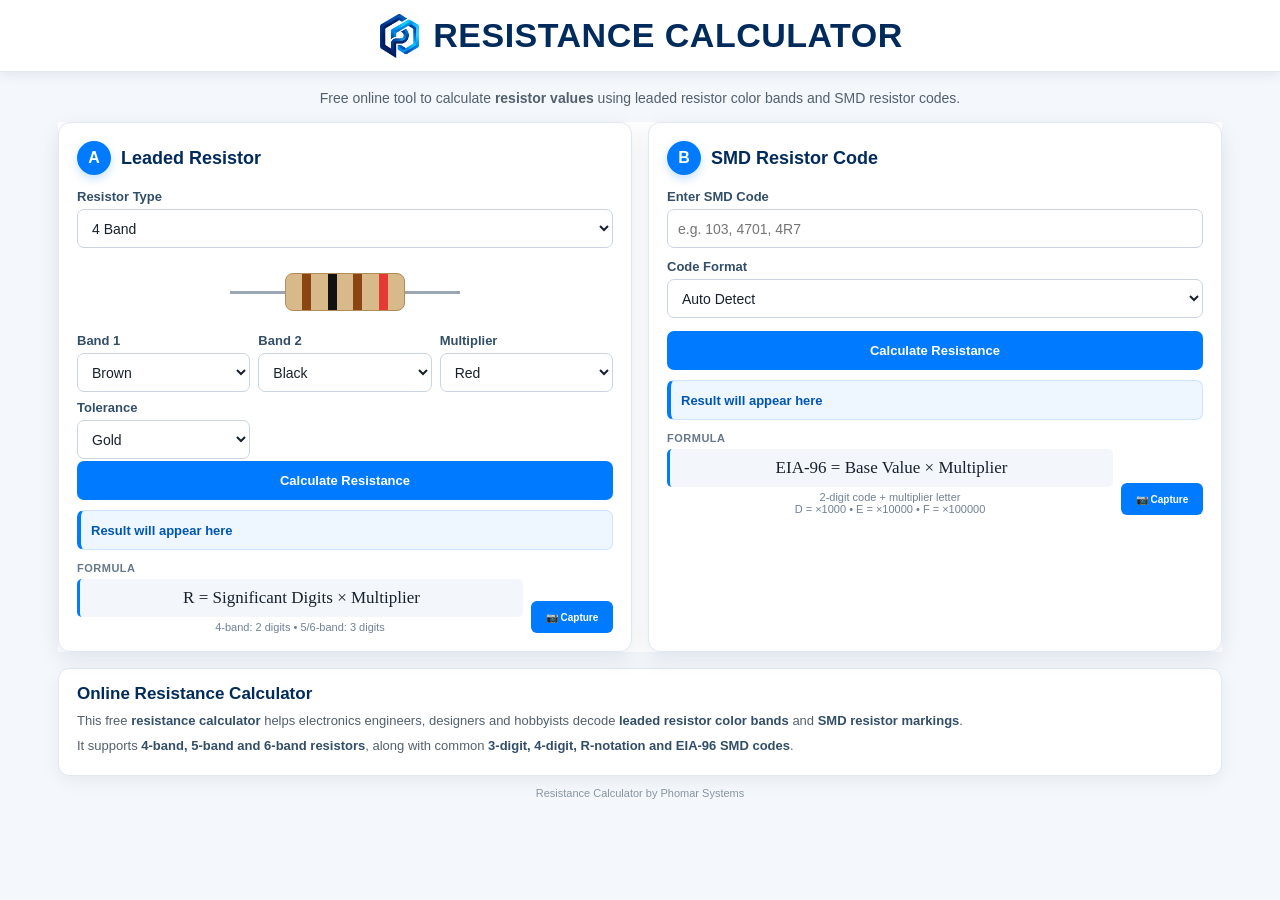
<file: resistance_calculator.html>
<!DOCTYPE html>
<html lang="en">
<head>
<meta charset="UTF-8">
<meta name="viewport" content="width=device-width, initial-scale=1.0">

<title>Resistance Calculator | Phomar Systems</title>
<meta name="description" content="Free online resistance calculator by Phomar Systems. Decode leaded resistor color bands and SMD resistor codes into resistance values.">
<meta name="robots" content="index, follow">
<meta name="author" content="Phomar Systems">
<meta name="theme-color" content="#007bff">

<meta property="og:title" content="Resistance Calculator – Phomar Systems">
<meta property="og:description" content="Calculate resistor values from leaded color bands or SMD resistor codes.">
<meta property="og:type" content="website">
<meta property="og:site_name" content="Phomar Systems">

<style>
*{box-sizing:border-box;margin:0;padding:0}

body{
    font-family:Arial,Helvetica,sans-serif;
    background:#f4f7fb;
    color:#17212b;
    min-height:100vh;
}

.hero{
    min-height:72px;
    padding:10px 20px;
    display:flex;
    align-items:center;
    justify-content:center;
    text-align:center;
    position:relative;
    overflow:hidden;
    background:#fff;
    border-bottom:1px solid #e2e8f0;
    box-shadow:0 3px 12px rgba(0,43,92,.08);
}

.tool-header{
    position:relative;
    z-index:2;
    display:flex;
    align-items:center;
    justify-content:center;
    gap:12px;
}

.tool-logo{
    width:44px;
    height:44px;
    object-fit:contain;
    flex-shrink:0;
}

.hero:before{
    content:"";
    position:absolute;
    inset:-50%;
    background:transparent;
    transform:rotate(-10deg);
}

.hero h1{
    position:relative;
    z-index:1;
    color:#002b5c;
    font-size:clamp(24px,4vw,34px);
    letter-spacing:.5px;
    font-weight:700;
    margin:0;
}

.container{
    max-width:1200px;
    margin:auto;
    padding:18px 18px 30px;
}

.intro{
    text-align:center;
    margin-bottom:16px;
    color:#52606d;
    font-size:14px;
}

.calculator-grid{
    display:grid;
    grid-template-columns:repeat(2,1fr);
    gap:16px;
}

.card{
    background:#fff;
    border-radius:12px;
    padding:18px;
    box-shadow:0 7px 22px rgba(0,43,92,.09);
    border:1px solid #e0e8f0;
    display:flex;
    flex-direction:column;
}

.card-header{
    display:flex;
    align-items:center;
    gap:10px;
    margin-bottom:14px;
}

.badge{
    width:34px;
    height:34px;
    border-radius:50%;
    background:#007bff;
    color:#fff;
    display:grid;
    place-items:center;
    font-weight:bold;
    flex-shrink:0;
    box-shadow:0 4px 10px rgba(0,123,255,.22);
}

.card h2{
    font-size:18px;
    color:#002b5c;
}

.field{margin-bottom:11px}

label{
    display:block;
    font-size:13px;
    font-weight:600;
    margin-bottom:5px;
    color:#334e68;
}

.input-row{
    display:flex;
    gap:7px;
}

input,select{
    width:100%;
    height:39px;
    border:1px solid #cbd5df;
    border-radius:7px;
    background:#fff;
    padding:0 10px;
    font-size:14px;
    outline:none;
    color:#17212b;
}

input:focus,select:focus{
    border-color:#007bff;
    box-shadow:0 0 0 3px rgba(0,123,255,.10);
}

button{
    width:100%;
    min-height:39px;
    border:0;
    border-radius:7px;
    background:#007bff;
    color:#fff;
    font-size:13px;
    font-weight:700;
    cursor:pointer;
    margin-top:2px;
    transition:.2s ease;
}

button:hover{background:#0056b3}

.result{
    margin-top:10px;
    background:#eef6ff;
    border:1px solid #cfe4ff;
    border-left:4px solid #007bff;
    border-radius:7px;
    padding:10px;
    font-weight:700;
    color:#0056b3;
    min-height:40px;
    display:flex;
    align-items:center;
    font-size:13px;
}

.error{
    color:#b42318;
    background:#fff2f0;
    border-color:#f4c7c2;
}

.formula{margin-top:12px}

.formula-title{
    font-size:11px;
    font-weight:700;
    color:#66788a;
    margin-bottom:5px;
    text-transform:uppercase;
    letter-spacing:.5px;
}

.formula-box{
    background:#f3f7fc;
    border-left:3px solid #007bff;
    border-radius:5px;
    padding:9px;
    font-family:"Times New Roman",serif;
    font-size:17px;
    text-align:center;
    color:#17212b;
}

.formula-note{
    margin-top:4px;
    font-size:11px;
    color:#718096;
    text-align:center;
}

.resistor-preview{
    margin:4px auto 12px;
    width:250px;
    height:58px;
    position:relative;
    display:flex;
    align-items:center;
    justify-content:center;
}

.resistor-preview:before,
.resistor-preview:after{
    content:"";
    height:3px;
    background:#9aa6b2;
    width:55px;
}

.resistor-body{
    width:120px;
    height:38px;
    border-radius:8px;
    background:#d8b98a;
    border:1px solid #b18b58;
    display:flex;
    align-items:center;
    justify-content:space-evenly;
    position:relative;
    overflow:hidden;
}

.band{
    width:9px;
    height:100%;
    display:block;
}

.band-empty{display:none}

.segments{
    display:grid;
    grid-template-columns:repeat(3,1fr);
    gap:8px;
}

.segments .field{margin-bottom:0}

.small-note{
    font-size:11px;
    color:#718096;
    margin-top:6px;
    text-align:center;
}

.formula-capture-row{
    display:flex;
    align-items:flex-end;
    gap:8px;
    margin-top:12px;
}

.formula-capture-row .formula{
    flex:1;
    min-width:0;
    margin-top:0;
}

.capture-btn{
    width:auto;
    min-width:82px;
    min-height:32px;
    padding:0 9px;
    display:inline-flex;
    align-items:center;
    justify-content:center;
    gap:4px;
    font-size:10px;
    border-radius:6px;
    flex-shrink:0;
}

.capture-btn:hover{
    background:#0056b3;
}

.capture-btn:disabled{
    opacity:.65;
    cursor:wait;
}

.capture-area{
    background:#fff;
}

.seo-content{
    margin-top:16px;
    background:#fff;
    border:1px solid #e0e8f0;
    border-radius:11px;
    padding:15px 18px;
    box-shadow:0 5px 18px rgba(0,43,92,.06);
}

.seo-content h2{
    font-size:17px;
    color:#002b5c;
    margin-bottom:7px;
}

.seo-content p{
    font-size:13px;
    line-height:1.5;
    color:#52606d;
    margin-bottom:5px;
}

.seo-content strong{color:#334e68}

.footer-note{
    text-align:center;
    font-size:11px;
    color:#8795a1;
    margin-top:11px;
}

@media(max-width:900px){
    .hero{min-height:68px}
    .tool-logo{width:40px;height:40px}
    .tool-header{gap:9px}
    .calculator-grid{grid-template-columns:1fr}
    .card{max-width:650px;width:100%;margin:auto}
}

@media(max-width:576px){
    .hero{min-height:64px;padding:8px 10px}
    .tool-logo{width:34px;height:34px}
    .tool-header{gap:7px}
    .hero h1{
        font-size:21px;
        color:#002b5c;
    }
    .container{padding:14px 12px 25px}
    .intro{font-size:13px;line-height:1.5}
    .card{padding:15px}
    .card h2{font-size:17px}
    .input-row{gap:6px}
    input,select,button{height:40px}
    .segments{grid-template-columns:1fr 1fr}
    .formula-capture-row{gap:6px}
    .capture-btn{min-width:72px;padding:0 7px;font-size:9px}
    .resistor-preview{transform:scale(.9)}
}
</style>
</head>

<body>

<header class="hero">
    <div class="tool-header">
        <img src="logo1.png" alt="Phomar Systems Logo" class="tool-logo">
        <h1>RESISTANCE CALCULATOR</h1>
    </div>
</header>

<main class="container">
    <p class="intro">
        Free online tool to calculate <strong>resistor values</strong> using leaded resistor color bands and SMD resistor codes.
    </p>

    <section class="calculator-grid capture-area" id="captureArea">

        <article class="card" id="leadedCard">
            <div class="card-header">
                <div class="badge">A</div>
                <h2>Leaded Resistor</h2>
            </div>

            <div class="field">
                <label for="bandCount">Resistor Type</label>
                <select id="bandCount" onchange="updateBands()">
                    <option value="4">4 Band</option>
                    <option value="5">5 Band</option>
                    <option value="6">6 Band</option>
                </select>
            </div>

            <div class="resistor-preview">
                <div class="resistor-body">
                    <span id="preview1" class="band"></span>
                    <span id="preview2" class="band"></span>
                    <span id="preview3" class="band"></span>
                    <span id="preview4" class="band"></span>
                    <span id="preview5" class="band band-empty"></span>
                    <span id="preview6" class="band band-empty"></span>
                </div>
            </div>

            <div class="segments">
                <div class="field">
                    <label for="color1">Band 1</label>
                    <select id="color1"></select>
                </div>
                <div class="field">
                    <label for="color2">Band 2</label>
                    <select id="color2"></select>
                </div>
                <div class="field">
                    <label for="color3">Band 3</label>
                    <select id="color3"></select>
                </div>
                <div class="field">
                    <label for="color4">Multiplier</label>
                    <select id="color4"></select>
                </div>
                <div class="field" id="toleranceField">
                    <label for="color5">Tolerance</label>
                    <select id="color5"></select>
                </div>
                <div class="field" id="tempField" style="display:none">
                    <label for="color6">Tempco</label>
                    <select id="color6"></select>
                </div>
            </div>

            <button onclick="calculateLeaded()">Calculate Resistance</button>
            <div id="resultA" class="result">Result will appear here</div>

            <div class="formula-capture-row">
                <div class="formula">
                    <div class="formula-title">Formula</div>
                    <div class="formula-box">R = Significant Digits × Multiplier</div>
                    <div class="formula-note">4-band: 2 digits • 5/6-band: 3 digits</div>
                </div>
                <button type="button" class="capture-btn" onclick="captureLeaded(this)">
                    📷 Capture
                </button>
            </div>
        </article>

        <article class="card" id="smdCard">
            <div class="card-header">
                <div class="badge">B</div>
                <h2>SMD Resistor Code</h2>
            </div>

            <div class="field">
                <label for="smdCode">Enter SMD Code</label>
                <input id="smdCode" type="text" maxlength="6" placeholder="e.g. 103, 4701, 4R7">
            </div>

            <div class="field">
                <label for="smdType">Code Format</label>
                <select id="smdType">
                    <option value="auto">Auto Detect</option>
                    <option value="3">3 Digit</option>
                    <option value="4">4 Digit</option>
                    <option value="e96">EIA-96</option>
                    <option value="r">R / Decimal Code</option>
                </select>
            </div>

            <button onclick="calculateSMD()">Calculate Resistance</button>
            <div id="resultB" class="result">Result will appear here</div>

            <div class="formula-capture-row">
                <div class="formula">
                    <div class="formula-title">Formula</div>
                    <div class="formula-box">
                        EIA-96 = Base Value × Multiplier
                    </div>
                    <div class="formula-note">
                        2-digit code + multiplier letter<br>
                        D = ×1000 • E = ×10000 • F = ×100000
                    </div>
                </div>
                <button type="button" class="capture-btn" onclick="captureSMD(this)">
                    📷 Capture
                </button>
            </div>
        </article>

    </section>

    <section class="seo-content">
        <h2>Online Resistance Calculator</h2>
        <p>
            This free <strong>resistance calculator</strong> helps electronics engineers, designers and hobbyists
            decode <strong>leaded resistor color bands</strong> and <strong>SMD resistor markings</strong>.
        </p>
        <p>
            It supports <strong>4-band, 5-band and 6-band resistors</strong>, along with common
            <strong>3-digit, 4-digit, R-notation and EIA-96 SMD codes</strong>.
        </p>
    </section>

    <div class="footer-note">Resistance Calculator by Phomar Systems</div>
</main>

<script>
const digitColors = [
    ["Black",0,"#111111"],
    ["Brown",1,"#8b4513"],
    ["Red",2,"#e53935"],
    ["Orange",3,"#f57c00"],
    ["Yellow",4,"#f2c94c"],
    ["Green",5,"#2e8b57"],
    ["Blue",6,"#1976d2"],
    ["Violet",7,"#7e57c2"],
    ["Grey",8,"#808080"],
    ["White",9,"#f4f4f4"]
];

const multiplierColors = [
    ["Black",1,"#111111"],
    ["Brown",10,"#8b4513"],
    ["Red",100,"#e53935"],
    ["Orange",1000,"#f57c00"],
    ["Yellow",10000,"#f2c94c"],
    ["Green",100000,"#2e8b57"],
    ["Blue",1000000,"#1976d2"],
    ["Violet",10000000,"#7e57c2"],
    ["Grey",100000000,"#808080"],
    ["White",1000000000,"#f4f4f4"],
    ["Gold",0.1,"#d4af37"],
    ["Silver",0.01,"#b7b7b7"]
];

const toleranceColors = [
    ["Brown","±1%","#8b4513"],
    ["Red","±2%","#e53935"],
    ["Green","±0.5%","#2e8b57"],
    ["Blue","±0.25%","#1976d2"],
    ["Violet","±0.1%","#7e57c2"],
    ["Grey","±0.05%","#808080"],
    ["Gold","±5%","#d4af37"],
    ["Silver","±10%","#b7b7b7"]
];

const tempColors = [
    ["Brown","100 ppm/K","#8b4513"],
    ["Red","50 ppm/K","#e53935"],
    ["Orange","15 ppm/K","#f57c00"],
    ["Yellow","25 ppm/K","#f2c94c"],
    ["Blue","10 ppm/K","#1976d2"],
    ["Violet","5 ppm/K","#7e57c2"]
];

function fillSelect(id, items, formatter){
    const el=document.getElementById(id);
    el.innerHTML="";
    items.forEach((item,i)=>{
        const o=document.createElement("option");
        o.value=i;
        o.textContent=formatter(item);
        el.appendChild(o);
    });
}

function init(){
    ["color1","color2","color3"].forEach(id=>{
        fillSelect(id,digitColors,x=>x[0]);
    });
    fillSelect("color4",multiplierColors,x=>x[0]);
    fillSelect("color5",toleranceColors,x=>x[0]);
    fillSelect("color6",tempColors,x=>x[0]);

    document.getElementById("color1").value=1;
    document.getElementById("color2").value=0;
    document.getElementById("color3").value=1;
    document.getElementById("color4").value=2;
    document.getElementById("color5").value=6;
    document.getElementById("color6").value=0;

    updateBands();
}

function updateBands(){
    const count=parseInt(document.getElementById("bandCount").value);
    const band3=document.getElementById("color3");
    const temp=document.getElementById("tempField");
    const tol=document.getElementById("toleranceField");

    if(count===4){
        band3.previousElementSibling.textContent="Multiplier";
        document.getElementById("color3").style.display="none";
        document.getElementById("color3").parentElement.style.display="none";

        document.querySelector('label[for="color4"]').textContent="Multiplier";
        document.getElementById("color4").parentElement.style.display="block";
        document.getElementById("color5").parentElement.style.display="block";
        temp.style.display="none";
    }else{
        document.getElementById("color3").style.display="block";
        document.getElementById("color3").parentElement.style.display="block";
        document.querySelector('label[for="color4"]').textContent="Multiplier";
        document.getElementById("color4").parentElement.style.display="block";
        document.getElementById("color5").parentElement.style.display="block";
        temp.style.display=count===6 ? "block" : "none";
    }

    for(let i=1;i<=6;i++){
        const el=document.getElementById("preview"+i);
        el.classList.toggle("band-empty", i>count);
    }

    updatePreview();
}

function selectedColor(id,list){
    return list[parseInt(document.getElementById(id).value)];
}

function updatePreview(){
    const count=parseInt(document.getElementById("bandCount").value);
    const values=[
        selectedColor("color1",digitColors)[2],
        selectedColor("color2",digitColors)[2],
        selectedColor("color3",digitColors)[2],
        selectedColor("color4",multiplierColors)[2],
        selectedColor("color5",toleranceColors)[2],
        selectedColor("color6",tempColors)[2]
    ];

    for(let i=1;i<=6;i++){
        const el=document.getElementById("preview"+i);
        el.style.background=values[i-1];
        el.style.display=i<=count ? "block" : "none";
    }
}

document.addEventListener("change",e=>{
    if(e.target.id && /^color[1-6]$/.test(e.target.id)) updatePreview();
});

function formatResistance(value){
    if(value>=1000000000) return (value/1000000000).toFixed(3).replace(/\.?0+$/,"")+" GΩ";
    if(value>=1000000) return (value/1000000).toFixed(3).replace(/\.?0+$/,"")+" MΩ";
    if(value>=1000) return (value/1000).toFixed(3).replace(/\.?0+$/,"")+" kΩ";
    if(value<1) return value.toFixed(3).replace(/\.?0+$/,"")+" Ω";
    return Number(value.toFixed(3)).toString()+" Ω";
}

function showResult(id,msg){
    const el=document.getElementById(id);
    el.textContent=msg;
    el.classList.remove("error");
}

function showError(id,msg){
    const el=document.getElementById(id);
    el.textContent=msg;
    el.classList.add("error");
}

function calculateLeaded(){
    const count=parseInt(document.getElementById("bandCount").value);

    const d1=digitColors[parseInt(document.getElementById("color1").value)][1];
    const d2=digitColors[parseInt(document.getElementById("color2").value)][1];
    const d3=digitColors[parseInt(document.getElementById("color3").value)].length
        ? digitColors[parseInt(document.getElementById("color3").value)][1] : 0;

    const mult=multiplierColors[parseInt(document.getElementById("color4").value)][1];
    const tol=toleranceColors[parseInt(document.getElementById("color5").value)][1];

    let base;
    if(count===4){
        base=d1*10+d2;
    }else{
        base=d1*100+d2*10+d3;
    }

    const resistance=base*mult;
    let message="Resistance = "+formatResistance(resistance)+" ("+tol+")";

    if(count===6){
        const tc=tempColors[parseInt(document.getElementById("color6").value)][1];
        message+=" • "+tc;
    }

    showResult("resultA",message);
}
function calculateSMD(){

    const raw = document.getElementById("smdCode")
        .value
        .trim()
        .toUpperCase()
        .replace(/\s+/g,"");

    const type = document.getElementById("smdType").value;

    if(!raw){
        showError("resultB","Please enter an SMD resistor code.");
        return;
    }

    let value;

    /* =========================
       EIA-96

       Format:
       2 digit code + multiplier letter

       Examples:
       01A = 100 Ω
       01D = 100 kΩ
       68B = 4.99 kΩ
       75C = 59 kΩ
       ========================= */

    if(type === "e96" ||
       (type === "auto" && /^[0-9]{2}[A-Z]$/.test(raw))){

        const e96Values = [
            100,102,105,107,110,113,115,118,121,124,
            127,130,133,137,140,143,147,150,154,158,
            162,165,169,174,178,182,187,191,196,200,
            205,210,215,221,226,232,237,243,249,255,
            261,267,274,280,287,294,301,309,316,324,
            332,340,348,357,365,374,383,392,402,412,
            422,432,442,453,464,475,487,499,511,523,
            536,549,562,576,590,604,619,634,649,665,
            681,698,715,732,750,768,787,806,825,845,
            866,887,909,931,953,976
        ];

        const e96Multipliers = {
            "Z": 0.001,
            "Y": 0.01,
            "X": 0.1,
            "A": 1,
            "B": 10,
            "C": 100,
            "D": 1000,
            "E": 10000,
            "F": 100000
        };

        const index = parseInt(raw.slice(0,2),10);
        const letter = raw.slice(2);

        if(
            index < 1 ||
            index > 96 ||
            !Object.prototype.hasOwnProperty.call(e96Multipliers,letter)
        ){
            showError(
                "resultB",
                "Invalid EIA-96 code. Use 01–96 followed by Z, Y, X, A, B, C, D, E or F."
            );
            return;
        }

        const baseValue = e96Values[index - 1];
        const multiplier = e96Multipliers[letter];

        value = baseValue * multiplier;

        showResult(
            "resultB",
            "Resistance = " +
            formatResistance(value) +
            " • EIA-96 • ±1%"
        );

        return;
    }

    /* =========================
       R NOTATION

       4R7 = 4.7 Ω
       R47 = 0.47 Ω
       4R70 = 4.70 Ω
       ========================= */

    if(raw.includes("R")){

        if(type === "3" || type === "4"){
            showError(
                "resultB",
                "R notation requires R / Decimal Code or Auto Detect."
            );
            return;
        }

        const parts = raw.split("R");

        if(
            parts.length !== 2 ||
            (parts[0] === "" && parts[1] === "")
        ){
            showError("resultB","Invalid R notation.");
            return;
        }

        const left = parts[0] || "0";
        const right = parts[1] || "0";

        if(
            !/^\d+$/.test(left) ||
            !/^\d+$/.test(right)
        ){
            showError("resultB","Invalid SMD code.");
            return;
        }

        value = parseFloat(left + "." + right);

    }else{

        /* =========================
           NORMAL NUMERIC SMD CODE
           ========================= */

        if(!/^\d+$/.test(raw)){
            showError("resultB","Invalid SMD code.");
            return;
        }

        /* -------- 3 DIGIT -------- */

        if(type === "3" ||
           (type === "auto" && raw.length === 3)){

            if(raw.length !== 3){
                showError(
                    "resultB",
                    "3-digit code must contain exactly 3 digits."
                );
                return;
            }

            const significant = parseInt(
                raw.slice(0,2),
                10
            );

            const multiplier = parseInt(
                raw.slice(2),
                10
            );

            value =
                significant *
                Math.pow(10,multiplier);

        }

        /* -------- 4 DIGIT -------- */

        else{

            if(raw.length !== 4){
                showError(
                    "resultB",
                    "4-digit code must contain exactly 4 digits."
                );
                return;
            }

            const significant = parseInt(
                raw.slice(0,3),
                10
            );

            const multiplier = parseInt(
                raw.slice(3),
                10
            );

            value =
                significant *
                Math.pow(10,multiplier);
        }
    }

    if(!Number.isFinite(value)){
        showError(
            "resultB",
            "Unable to decode this resistor code."
        );
        return;
    }

    showResult(
        "resultB",
        "Resistance = " + formatResistance(value)
    );
}

function loadCaptureImage(src){
    return new Promise((resolve,reject)=>{
        const img=new Image();
        img.onload=()=>resolve(img);
        img.onerror=reject;
        img.src=src;
    });
}

function roundRect(ctx,x,y,w,h,r){
    const radius=Math.min(r,w/2,h/2);
    ctx.beginPath();
    ctx.moveTo(x+radius,y);
    ctx.arcTo(x+w,y,x+w,y+h,radius);
    ctx.arcTo(x+w,y+h,x,y+h,radius);
    ctx.arcTo(x,y+h,x,y,radius);
    ctx.arcTo(x,y,x+w,y,radius);
    ctx.closePath();
}

async function captureElement(elementId,fileName,button){
    const area=document.getElementById(elementId);
    if(!area) return;

    const originalText=button.innerHTML;
    button.disabled=true;
    button.textContent="Saving...";

    try{
        await ensureHtml2Canvas();

        const contentCanvas=await html2canvas(area,{
            backgroundColor:"#ffffff",
            scale:2,
            useCORS:true,
            logging:false
        });

        /* Branded capture header */
        const headerHeight=82;
        const sidePadding=22;
        const finalCanvas=document.createElement("canvas");
        finalCanvas.width=contentCanvas.width;
        finalCanvas.height=contentCanvas.height+headerHeight*2;

        const ctx=finalCanvas.getContext("2d");

        /* White background */
        ctx.fillStyle="#ffffff";
        ctx.fillRect(0,0,finalCanvas.width,finalCanvas.height);

        /* Header */
        ctx.fillStyle="#ffffff";
        ctx.fillRect(0,0,finalCanvas.width,headerHeight);

        /* Bottom blue line */
        ctx.fillStyle="#007bff";
        ctx.fillRect(0,headerHeight-2,finalCanvas.width,2);

        /* Logo */
        try{
            const logo=await loadCaptureImage("logo1.png");
            const logoSize=48;
            const logoX=sidePadding;
            const logoY=(headerHeight-logoSize)/2;

            ctx.drawImage(
                logo,
                logoX,
                logoY,
                logoSize,
                logoSize
            );
        }catch(e){
            console.warn("Logo could not be loaded for capture:",e);
        }

        /* Title */
        ctx.fillStyle="#002b5c";
        ctx.font="700 26px Arial, Helvetica, sans-serif";
        ctx.textBaseline="middle";
        ctx.fillText(
            "RESISTANCE CALCULATOR",
            sidePadding+60,
            headerHeight/2
        );

        /* Calculator content */
        ctx.drawImage(
            contentCanvas,
            0,
            headerHeight
        );

        /* Small branded footer */
        const footerY=headerHeight+contentCanvas.height;
        ctx.fillStyle="#f4f7fb";
        ctx.fillRect(0,footerY,finalCanvas.width,headerHeight);

        ctx.fillStyle="#66788a";
        ctx.font="12px Arial, Helvetica, sans-serif";
        ctx.textAlign="center";
        ctx.textBaseline="middle";
        ctx.fillText(
            "Phomar Systems",
            finalCanvas.width/2,
            footerY+headerHeight/2
        );

        const link=document.createElement("a");
        link.download=fileName;
        link.href=finalCanvas.toDataURL("image/png");
        link.click();

    }catch(error){
        alert("Unable to capture the result. Please try again.");
        console.error(error);
    }finally{
        button.disabled=false;
        button.innerHTML=originalText;
    }
}

async function ensureHtml2Canvas(){
    if(typeof html2canvas!=="undefined") return;

    const script=document.createElement("script");
    script.src="https://cdn.jsdelivr.net/npm/html2canvas@1.4.1/dist/html2canvas.min.js";
    document.head.appendChild(script);

    await new Promise((resolve,reject)=>{
        script.onload=resolve;
        script.onerror=reject;
    });
}

function sanitizeFileName(value){
    return String(value)
        .trim()
        .replace(/[<>:"/\\|?*]+/g,"")
        .replace(/\s+/g,"_")
        .replace(/[()]/g,"");
}

function captureLeaded(button){
    const result=document.getElementById("resultA").textContent.trim();
    const value=result
        .replace(/^Resistance\s*=\s*/i,"")
        .replace(/\s*•.*$/,"")
        .trim();

    const fileName=value && !/Result will appear here/i.test(value)
        ? "Leaded_Resistance_"+sanitizeFileName(value)+".png"
        : "Leaded_Resistance_Calculate_Value.png";

    captureElement("leadedCard",fileName,button);
}

function captureSMD(button){
    const result=document.getElementById("resultB").textContent.trim();
    const value=result
        .replace(/^Resistance\s*=\s*/i,"")
        .replace(/\s*•.*$/,"")
        .trim();

    const fileName=value && !/Result will appear here/i.test(value)
        ? "SMD_Resistance_"+sanitizeFileName(value)+".png"
        : "SMD_Resistance_Calculate_Value.png";

    captureElement("smdCard",fileName,button);
}

init();
</script>

</body>
</html>
</file>
<file: style.css>
/* ==========================================
   Phomar Systems - style.css (modern redesign)
========================================== */

:root{
    --navy-950:#070d1a;
    --navy-900:#0b1220;
    --navy-800:#0f1b33;
    --navy-700:#16264a;
    --brand:#007bff;
    --brand-dark:#0060d1;
    --accent:#00d4ff;
    --ink:#0f172a;
    --muted:#5b6b82;
    --surface:#ffffff;
    --surface-soft:#f4f7fc;
    --border:#e3e9f2;
    --radius:18px;
    --shadow-sm:0 2px 10px rgba(15,23,42,.06);
    --shadow-lg:0 22px 50px rgba(15,23,42,.14);
    --gradient:linear-gradient(135deg,#007bff 0%,#00d4ff 100%);
    --nav-h:84px;
}

*,
*::before,
*::after{ box-sizing:border-box; }

html{
    scroll-behavior:smooth;
    background:var(--navy-900);
}

body{
    margin:0;
    font-family:"Inter",system-ui,-apple-system,"Segoe UI",Arial,sans-serif;
    color:var(--ink);
    background:var(--surface);
    line-height:1.65;
    overflow-x:hidden;
    -webkit-font-smoothing:antialiased;
}

img{ max-width:100%; }

a{ color:var(--brand); }

section{
    padding:100px 0;
    scroll-margin-top:var(--nav-h);
}

h1,h2,h3,h4,h5{
    font-weight:800;
    letter-spacing:-.02em;
    color:var(--ink);
}

/* ===========================
   Shared helpers
=========================== */

.section-light{ background:var(--surface); }
.section-soft{ background:var(--surface-soft); }

.section-head{
    max-width:680px;
    margin:0 auto 52px;
    text-align:center;
}

.section-head h2{
    font-size:clamp(30px,4vw,42px);
    margin-bottom:12px;
}

.section-head p{
    color:var(--muted);
    font-size:18px;
    margin:0;
}

.eyebrow{
    display:inline-flex;
    align-items:center;
    gap:8px;
    margin-bottom:14px;
    padding:6px 14px;
    border-radius:999px;
    background:rgba(0,123,255,.08);
    color:var(--brand);
    font-size:12.5px;
    font-weight:700;
    letter-spacing:.12em;
    text-transform:uppercase;
}

.eyebrow-light{
    background:rgba(0,212,255,.12);
    color:var(--accent);
}

.text-gradient{
    background:var(--gradient);
    -webkit-background-clip:text;
    background-clip:text;
    color:transparent;
}

.icon-tile{
    display:inline-grid;
    place-items:center;
    width:52px;
    height:52px;
    flex:0 0 52px;
    border-radius:14px;
    background:linear-gradient(135deg,rgba(0,123,255,.12),rgba(0,212,255,.14));
    color:var(--brand);
    font-size:22px;
    transition:transform .35s ease,background .35s ease,color .35s ease;
}

.icon-tile.icon-lg{
    width:68px;
    height:68px;
    flex-basis:68px;
    border-radius:18px;
    font-size:28px;
}

.link-arrow{
    display:inline-flex;
    align-items:center;
    gap:8px;
    font-weight:700;
    color:var(--brand);
    text-decoration:none;
}

.link-arrow i{ transition:transform .25s ease; }
.link-arrow:hover i{ transform:translateX(4px); }

/* Buttons */
.btn-brand{
    background:var(--gradient);
    color:#fff;
    border:0;
    font-weight:700;
    box-shadow:0 10px 24px rgba(0,123,255,.32);
    transition:transform .2s ease,box-shadow .2s ease;
}

.btn-brand:hover,
.btn-brand:focus{
    color:#fff;
    transform:translateY(-2px);
    box-shadow:0 14px 30px rgba(0,123,255,.42);
}

.btn-ghost{
    background:rgba(255,255,255,.06);
    color:#fff;
    border:1px solid rgba(255,255,255,.35);
    font-weight:600;
    backdrop-filter:blur(6px);
}

.btn-ghost:hover,
.btn-ghost:focus{
    background:#fff;
    color:var(--ink);
    border-color:#fff;
}

.btn-lg-pill{
    padding:14px 30px;
    border-radius:999px;
    font-size:16px;
}

.btn-sm-pill{
    padding:9px 20px;
    border-radius:999px;
    font-size:14.5px;
}

/* Scroll reveal (only when JS is running) */
.js .reveal{
    opacity:0;
    transform:translateY(28px);
    transition:opacity .8s ease,transform .8s ease;
}

.js .reveal.is-visible{
    opacity:1;
    transform:none;
}

@media (prefers-reduced-motion:reduce){
    html{ scroll-behavior:auto; }
    .js .reveal{ opacity:1; transform:none; transition:none; }
}

/* ===========================
   Navbar
=========================== */

.navbar{
    padding:14px 0;
    background:rgba(255,255,255,.82);
    backdrop-filter:saturate(180%) blur(14px);
    -webkit-backdrop-filter:saturate(180%) blur(14px);
    border-bottom:1px solid transparent;
    transition:padding .3s ease,box-shadow .3s ease,background .3s ease,border-color .3s ease;
}

.navbar.scrolled{
    padding:8px 0;
    background:rgba(255,255,255,.95);
    border-bottom-color:var(--border);
    box-shadow:0 8px 30px rgba(15,23,42,.08);
}

.navbar-brand{
    display:flex;
    align-items:center;
    gap:8px;
    margin:0;
    color:var(--ink) !important;
}

.logo-img{
    width:56px;
    height:56px;
    object-fit:contain;
    transition:width .3s ease,height .3s ease;
}

.navbar.scrolled .logo-img{
    width:46px;
    height:46px;
}

.brand-name{
    display:flex;
    align-items:center;
    gap:8px;
    white-space:nowrap;
    font-family:"Orbitron",sans-serif;
    font-weight:700;
    font-size:24px;
    line-height:1;
}

.brand-phomar{ color:var(--ink); letter-spacing:5px; }
.brand-system{ color:var(--brand); letter-spacing:7px; }

.navbar-nav .nav-link{
    position:relative;
    color:#1e293b !important;
    font-weight:600;
    font-size:15px;
    padding:8px 14px !important;
    border-radius:10px;
    transition:color .2s ease,background .2s ease;
}

.navbar-nav .nav-link:hover,
.navbar-nav .nav-link.active{
    color:var(--brand) !important;
    background:rgba(0,123,255,.07);
}

.navbar-nav .dropdown-toggle{
    background:transparent;
    border:0;
    font-family:inherit;
}

.nav-cta{ margin-left:10px; }

.navbar-toggler{
    border:1px solid var(--border);
    border-radius:10px;
    padding:6px 9px;
}

.navbar-toggler:focus{ box-shadow:0 0 0 3px rgba(0,123,255,.2); }

.dropdown-menu{
    padding:8px;
    border:1px solid var(--border);
    border-radius:14px;
    background:#fff;
    box-shadow:var(--shadow-lg);
    min-width:230px;
}

.dropdown-menu .dropdown-item{
    display:flex;
    align-items:center;
    gap:10px;
    padding:10px 12px;
    border-radius:10px;
    color:var(--ink);
    font-weight:500;
    font-size:14.5px;
}

.dropdown-menu .dropdown-item i{
    width:18px;
    color:var(--brand);
    text-align:center;
}

.dropdown-menu .dropdown-item:hover,
.dropdown-menu .dropdown-item:focus{
    background:var(--surface-soft);
    color:var(--brand);
}

/* ===========================
   Hero
=========================== */

.hero{
    position:relative;
    overflow:hidden;
    color:#fff;
    padding:150px 0 110px;
    background:
        radial-gradient(1200px 600px at 85% -10%,rgba(0,212,255,.18),transparent 60%),
        linear-gradient(180deg,rgba(7,13,26,.86),rgba(11,18,32,.94)),
        url("background.avif") center/cover no-repeat;
}

.hero-grid{
    position:absolute;
    inset:0;
    background-image:
        linear-gradient(rgba(255,255,255,.05) 1px,transparent 1px),
        linear-gradient(90deg,rgba(255,255,255,.05) 1px,transparent 1px);
    background-size:48px 48px;
    mask-image:radial-gradient(ellipse at 30% 40%,#000 20%,transparent 75%);
    -webkit-mask-image:radial-gradient(ellipse at 30% 40%,#000 20%,transparent 75%);
    pointer-events:none;
}

.hero-glow{
    position:absolute;
    width:520px;
    height:520px;
    left:-160px;
    bottom:-220px;
    background:radial-gradient(circle,rgba(0,123,255,.35),transparent 65%);
    filter:blur(10px);
    pointer-events:none;
}

.hero-badge{
    display:inline-flex;
    align-items:center;
    gap:10px;
    padding:8px 16px;
    margin-bottom:24px;
    border:1px solid rgba(255,255,255,.18);
    border-radius:999px;
    background:rgba(255,255,255,.06);
    backdrop-filter:blur(8px);
    font-size:14px;
    font-weight:600;
    color:#dbe7ff;
}

.pulse-dot{
    width:8px;
    height:8px;
    border-radius:50%;
    background:var(--accent);
    box-shadow:0 0 0 0 rgba(0,212,255,.7);
    animation:pulse 2s infinite;
}

@keyframes pulse{
    0%{ box-shadow:0 0 0 0 rgba(0,212,255,.6); }
    70%{ box-shadow:0 0 0 10px rgba(0,212,255,0); }
    100%{ box-shadow:0 0 0 0 rgba(0,212,255,0); }
}

.hero h1{
    color:#fff;
    font-size:clamp(36px,5.2vw,62px);
    line-height:1.08;
    letter-spacing:-.03em;
    margin-bottom:22px;
}

.hero-lead{
    max-width:560px;
    margin-bottom:28px;
    color:#b9c6dd;
    font-size:18.5px;
}

.hero-features{
    display:flex;
    flex-wrap:wrap;
    gap:10px;
    padding:0;
    margin:0 0 34px;
    list-style:none;
}

.hero-features li{
    display:inline-flex;
    align-items:center;
    gap:8px;
    padding:8px 14px;
    border:1px solid rgba(255,255,255,.12);
    border-radius:999px;
    background:rgba(255,255,255,.05);
    color:#e6eeff;
    font-size:14.5px;
    font-weight:500;
}

.hero-features i{ color:var(--accent); }

.hero-actions{
    display:flex;
    flex-wrap:wrap;
    gap:14px;
}

.quote-message{
    display:flex;
    gap:14px;
    max-width:560px;
    margin-top:24px;
    padding:18px 20px;
    border:1px solid rgba(0,212,255,.3);
    border-radius:14px;
    background:rgba(0,212,255,.08);
    animation:fadeUp .35s ease;
}

.quote-message[hidden]{ display:none; }

.quote-message i{
    color:var(--accent);
    font-size:22px;
    padding-top:3px;
}

.quote-message p{
    margin:0;
    color:#e6eeff;
    font-size:16px;
}

.quote-message a{ color:var(--accent); font-weight:600; }

@keyframes fadeUp{
    from{ opacity:0; transform:translateY(8px); }
    to{ opacity:1; transform:none; }
}

.hero-visual{
    position:relative;
    max-width:640px;
    margin-left:auto;
}

.hero-carousel{
    overflow:hidden;
    border:1px solid rgba(255,255,255,.18);
    border-radius:24px;
    box-shadow:
        0 0 0 8px rgba(255,255,255,.04),
        0 30px 80px rgba(0,0,0,.5),
        0 0 60px rgba(0,212,255,.18);
}

.hero-carousel .carousel-item img{
    height:440px;
    object-fit:cover;
}

.hero-carousel .carousel-caption{
    right:0;
    bottom:0;
    left:0;
    padding:60px 24px 34px;
    text-align:left;
    background:linear-gradient(transparent,rgba(7,13,26,.85));
}

.hero-carousel h3{
    margin:0;
    color:#fff;
    font-size:22px;
    font-weight:700;
}

.hero-carousel .carousel-indicators{
    justify-content:flex-end;
    margin:0 22px 18px auto;
}

.hero-carousel .carousel-indicators [data-bs-target]{
    width:8px;
    height:8px;
    border-radius:50%;
    border:0;
    transition:width .3s ease;
}

.hero-carousel .carousel-indicators .active{
    width:24px;
    border-radius:8px;
    background:var(--accent);
}

.hero-float{
    position:absolute;
    z-index:3;
    display:flex;
    align-items:center;
    gap:12px;
    padding:12px 16px;
    border:1px solid rgba(255,255,255,.6);
    border-radius:16px;
    background:rgba(255,255,255,.92);
    backdrop-filter:blur(10px);
    box-shadow:0 18px 40px rgba(0,0,0,.25);
    color:var(--ink);
    animation:float 6s ease-in-out infinite;
}

.hero-float i{
    display:grid;
    place-items:center;
    width:40px;
    height:40px;
    border-radius:12px;
    background:var(--gradient);
    color:#fff;
    font-size:18px;
}

.hero-float strong{ display:block; font-size:17px; line-height:1.2; }
.hero-float span{ display:block; color:var(--muted); font-size:12.5px; }

.hero-float-top{ top:28px; left:-36px; }
.hero-float-bottom{ right:-24px; bottom:-26px; animation-delay:-3s; }

@keyframes float{
    0%,100%{ transform:translateY(0); }
    50%{ transform:translateY(-10px); }
}

/* ===========================
   About
=========================== */

#about h2{
    font-size:clamp(30px,4vw,44px);
    line-height:1.15;
    margin-bottom:18px;
}

#about p{ color:var(--muted); font-size:17px; }

#about .lead-text{
    color:var(--ink);
    font-size:20px;
    font-weight:500;
}

.about-capabilities{
    display:grid;
    grid-template-columns:repeat(2,1fr);
    gap:18px;
}

.about-capability{
    padding:26px;
    border:1px solid var(--border);
    border-radius:var(--radius);
    background:#fff;
    box-shadow:var(--shadow-sm);
    transition:transform .35s ease,box-shadow .35s ease,border-color .35s ease;
}

.about-capability:nth-child(even){ transform:translateY(24px); }

.about-capability:hover{
    border-color:rgba(0,123,255,.35);
    box-shadow:var(--shadow-lg);
}

.about-capability h4{
    margin:16px 0 6px;
    font-size:17.5px;
}

.about-capability p{
    margin:0;
    font-size:15px !important;
    line-height:1.5;
}

/* ===========================
   Statistics band
=========================== */

.stats-band{
    padding:64px 0;
    background:
        radial-gradient(600px 200px at 50% 0%,rgba(0,212,255,.2),transparent 70%),
        linear-gradient(135deg,var(--navy-800),var(--navy-700));
}

.stat h2{
    margin:0;
    font-size:clamp(38px,5vw,54px);
    font-weight:800;
    background:linear-gradient(180deg,#fff,#a8d8ff);
    -webkit-background-clip:text;
    background-clip:text;
    color:transparent;
    font-variant-numeric:tabular-nums;
}

.stat p{
    margin:4px 0 0;
    color:#9fb2d4;
    font-weight:600;
    text-transform:uppercase;
    letter-spacing:.12em;
    font-size:13px;
}

/* ===========================
   Cards: Why / Services
=========================== */

.feature-card,
.service-card{
    height:100%;
    padding:34px 30px;
    border:1px solid var(--border);
    border-radius:var(--radius);
    background:#fff;
    box-shadow:var(--shadow-sm);
    transition:transform .35s ease,box-shadow .35s ease,border-color .35s ease;
}

.feature-card{ text-align:center; }

.feature-card h4,
.service-card h4{
    margin:20px 0 8px;
    font-size:20px;
}

.feature-card p,
.service-card p{
    margin:0;
    color:var(--muted);
}

.feature-card:hover,
.service-card:hover{
    transform:translateY(-8px);
    border-color:rgba(0,123,255,.35);
    box-shadow:var(--shadow-lg);
}

.feature-card:hover .icon-tile,
.service-card:hover .icon-tile{
    background:var(--gradient);
    color:#fff;
    transform:rotate(-6deg) scale(1.05);
}

/* ===========================
   Solutions (dark)
=========================== */

.section-dark{
    position:relative;
    background:
        radial-gradient(900px 400px at 10% 0%,rgba(0,123,255,.18),transparent 60%),
        radial-gradient(700px 400px at 100% 100%,rgba(0,212,255,.12),transparent 60%),
        var(--navy-900);
    color:#fff;
}

.section-dark .section-head h2{ color:#fff; }
.section-dark .section-head p{ color:#9fb2d4; }

.solution-card{
    position:relative;
    height:100%;
    padding:30px;
    border:1px solid rgba(255,255,255,.08);
    border-radius:var(--radius);
    background:linear-gradient(180deg,rgba(255,255,255,.06),rgba(255,255,255,.02));
    overflow:hidden;
    transition:transform .35s ease,border-color .35s ease,box-shadow .35s ease;
}

.solution-card::before{
    content:"";
    position:absolute;
    inset:0 0 auto 0;
    height:3px;
    background:var(--gradient);
    transform:scaleX(0);
    transform-origin:left;
    transition:transform .4s ease;
}

.solution-card:hover{
    transform:translateY(-8px);
    border-color:rgba(0,212,255,.35);
    box-shadow:0 24px 50px rgba(0,0,0,.35);
}

.solution-card:hover::before{ transform:scaleX(1); }

.solution-top{
    display:flex;
    align-items:center;
    justify-content:space-between;
    margin-bottom:22px;
}

.solution-card .icon-tile{
    background:rgba(0,212,255,.12);
    color:var(--accent);
}

.solution-card:hover .icon-tile{
    background:var(--gradient);
    color:#fff;
}

.tag{
    padding:5px 12px;
    border:1px solid rgba(255,255,255,.14);
    border-radius:999px;
    color:#b9c6dd;
    font-size:12px;
    font-weight:600;
    letter-spacing:.04em;
}

.solution-card h4{
    color:#fff;
    font-size:20px;
    margin-bottom:8px;
}

.solution-card p{
    margin:0;
    color:#9fb2d4;
}

/* ===========================
   Industries
=========================== */

.industry-grid{
    display:flex;
    flex-wrap:wrap;
    justify-content:center;
    gap:16px;
}

.industry-chip{
    display:flex;
    align-items:center;
    gap:14px;
    padding:16px 24px 16px 16px;
    border:1px solid var(--border);
    border-radius:16px;
    background:#fff;
    box-shadow:var(--shadow-sm);
    font-weight:700;
    transition:transform .3s ease,background .3s ease,color .3s ease,box-shadow .3s ease;
}

.industry-chip i{
    display:grid;
    place-items:center;
    width:44px;
    height:44px;
    border-radius:12px;
    background:var(--surface-soft);
    color:var(--brand);
    font-size:19px;
    transition:background .3s ease,color .3s ease;
}

.industry-chip:hover{
    transform:translateY(-5px);
    background:var(--navy-800);
    color:#fff;
    box-shadow:var(--shadow-lg);
}

.industry-chip:hover i{
    background:rgba(0,212,255,.15);
    color:var(--accent);
}

/* ===========================
   Projects
=========================== */

.project-card{
    height:100%;
    overflow:hidden;
    border:1px solid var(--border);
    border-radius:var(--radius);
    background:#fff;
    box-shadow:var(--shadow-sm);
    transition:transform .35s ease,box-shadow .35s ease;
}

.project-media{
    overflow:hidden;
    aspect-ratio:16/10;
    background:var(--surface-soft);
}

.project-media img{
    width:100%;
    height:100%;
    object-fit:cover;
    transition:transform .6s ease;
}

.project-body{ padding:24px 26px 28px; }

.project-body h4{
    font-size:20px;
    margin-bottom:6px;
}

.project-body p{
    color:var(--muted);
    margin-bottom:16px;
}

.project-card:hover{
    transform:translateY(-8px);
    box-shadow:var(--shadow-lg);
}

.project-card:hover .project-media img{ transform:scale(1.06); }

/* ===========================
   CTA + Careers
=========================== */

.cta-section{
    padding:30px 0 100px;
    background:var(--surface);
}

.cta-card{
    height:100%;
    padding:44px;
    border-radius:24px;
}

.cta-primary{
    position:relative;
    overflow:hidden;
    background:
        radial-gradient(500px 250px at 100% 0%,rgba(255,255,255,.22),transparent 60%),
        var(--gradient);
    color:#fff;
}

.cta-primary h2{
    color:#fff;
    font-size:clamp(26px,3vw,36px);
    margin-bottom:12px;
}

.cta-primary p{
    color:rgba(255,255,255,.88);
    font-size:17px;
    margin-bottom:26px;
}

.cta-actions{
    display:flex;
    flex-wrap:wrap;
    gap:12px;
}

.cta-primary .btn-light{
    color:var(--brand-dark);
    font-weight:700;
}

.cta-careers{
    border:1px solid var(--border);
    background:var(--surface-soft);
}

.cta-careers h3{
    margin:18px 0 8px;
    font-size:26px;
}

.cta-careers p{
    color:var(--muted);
    margin:0;
    font-size:16.5px;
}

.cta-careers a{ font-weight:600; }

/* ===========================
   Footer
=========================== */

.site-footer{
    padding:72px 0 0;
    background:var(--navy-950);
    color:#9fb2d4;
}

.footer-brand{
    display:inline-flex;
    align-items:center;
    gap:10px;
    color:#fff;
    text-decoration:none;
    font-family:"Orbitron",sans-serif;
    font-size:20px;
    letter-spacing:2px;
}

.footer-logo{
    width:44px;
    height:44px;
    object-fit:contain;
    border-radius:10px;
    background:#fff;
    padding:3px;
}

.footer-about{
    margin:16px 0 20px;
    max-width:320px;
}

.site-footer h5{
    margin-bottom:18px;
    color:#fff;
    font-size:15px;
    letter-spacing:.06em;
    text-transform:uppercase;
}

.site-footer ul{
    list-style:none;
    padding:0;
    margin:0;
}

.site-footer ul li{ margin-bottom:10px; }

.site-footer a{
    color:#9fb2d4;
    text-decoration:none;
    transition:color .2s ease;
}

.site-footer a:hover{ color:var(--accent); }

.contact-list li{
    display:flex;
    align-items:center;
    gap:12px;
    word-break:break-all;
}

.contact-list i{
    color:var(--accent);
    width:18px;
}

.social{
    display:flex;
    gap:10px;
}

.social span{
    display:grid;
    place-items:center;
    width:40px;
    height:40px;
    border:1px solid rgba(255,255,255,.12);
    border-radius:12px;
    color:#cfe0ff;
    cursor:pointer;
    transition:background .25s ease,color .25s ease,transform .25s ease;
}

.social span:hover{
    background:var(--gradient);
    color:#fff;
    transform:translateY(-3px);
}

.footer-bottom{
    margin-top:52px;
    padding:22px 0;
    border-top:1px solid rgba(255,255,255,.08);
    text-align:center;
    font-size:14px;
}

/* ===========================
   Scroll to top
=========================== */

.top-btn{
    position:fixed;
    left:24px;
    bottom:24px;
    z-index:999;
    display:grid;
    place-items:center;
    width:48px;
    height:48px;
    border:0;
    border-radius:50%;
    background:#fff;
    color:var(--brand);
    box-shadow:0 10px 26px rgba(0,0,0,.2);
    cursor:pointer;
    opacity:0;
    visibility:hidden;
    transform:translateY(12px);
    transition:opacity .3s ease,transform .3s ease,visibility .3s;
}

.top-btn.show{
    opacity:1;
    visibility:visible;
    transform:none;
}

.top-btn:hover{
    background:var(--brand);
    color:#fff;
}

/* ===========================
   AI assistant
=========================== */

.ai-assistant-toggle{
    position:fixed;
    right:24px;
    bottom:24px;
    z-index:1000;
    width:60px;
    height:60px;
    border:0;
    border-radius:50%;
    background:var(--gradient);
    color:#fff;
    font-size:24px;
    box-shadow:0 12px 30px rgba(0,123,255,.45);
    cursor:pointer;
    transition:transform .25s ease;
}

.ai-assistant-toggle:hover{ transform:scale(1.07); }

.ai-assistant-panel{
    position:fixed;
    right:24px;
    bottom:96px;
    z-index:1000;
    width:min(370px,calc(100vw - 32px));
    overflow:hidden;
    border:1px solid var(--border);
    border-radius:20px;
    background:#fff;
    box-shadow:0 24px 60px rgba(15,23,42,.3);
    animation:fadeUp .3s ease;
}

.ai-assistant-header{
    display:flex;
    align-items:center;
    justify-content:space-between;
    padding:18px;
    background:linear-gradient(135deg,var(--navy-800),var(--navy-700));
    color:#fff;
}

.ai-assistant-header strong,
.ai-assistant-header span{ display:block; }

.ai-assistant-header span{
    margin-top:3px;
    color:#a9c4ef;
    font-size:12.5px;
}

.ai-assistant-header button{
    width:34px;
    height:34px;
    border:0;
    border-radius:10px;
    background:rgba(255,255,255,.1);
    color:#fff;
    font-size:22px;
    line-height:1;
    cursor:pointer;
}

.ai-assistant-messages{
    display:flex;
    flex-direction:column;
    gap:10px;
    max-height:300px;
    overflow-y:auto;
    padding:16px;
    background:var(--surface-soft);
}

.ai-message{
    max-width:86%;
    padding:10px 13px;
    border-radius:14px;
    font-size:14px;
    line-height:1.45;
}

.ai-message-bot{
    align-self:flex-start;
    background:#fff;
    border:1px solid var(--border);
    border-bottom-left-radius:4px;
    color:#1f2937;
}

.ai-message-user{
    align-self:flex-end;
    background:var(--brand);
    border-bottom-right-radius:4px;
    color:#fff;
}

.ai-assistant-form{
    display:flex;
    gap:8px;
    padding:12px;
    border-top:1px solid var(--border);
}

.ai-assistant-form input{
    flex:1;
    min-width:0;
    padding:10px 14px;
    border:1px solid #ccd5e0;
    border-radius:12px;
    outline:none;
    transition:border-color .2s ease,box-shadow .2s ease;
}

.ai-assistant-form input:focus{
    border-color:var(--brand);
    box-shadow:0 0 0 3px rgba(0,123,255,.15);
}

.ai-assistant-form button{
    width:44px;
    border:0;
    border-radius:12px;
    background:var(--gradient);
    color:#fff;
    cursor:pointer;
}

/* ===========================
   Responsive
=========================== */

@media (max-width:1199.98px){
    .hero-float-top{ left:-12px; }
    .hero-float-bottom{ right:-8px; }
}

/* Tablet + mobile: navbar collapses below 992px */
@media (max-width:991.98px){

    :root{ --nav-h:72px; }

    section{ padding:80px 0; }

    .navbar{
        padding:8px 0;
        background:rgba(255,255,255,.96);
    }

    .navbar-collapse{
        margin-top:10px;
        padding:10px 0 6px;
        border-top:1px solid var(--border);
        max-height:calc(100vh - 80px);
        overflow-y:auto;
    }

    .navbar-nav{ text-align:center; }

    .navbar-nav .nav-link{
        padding:11px 0 !important;
        border-radius:12px;
    }

    .navbar-nav .dropdown-toggle{
        display:flex;
        justify-content:center;
        align-items:center;
        width:100%;
    }

    .dropdown-menu{
        border:0;
        box-shadow:none;
        background:var(--surface-soft);
    }

    .dropdown-menu .dropdown-item{ justify-content:center; }

    .nav-cta{
        margin:10px 0 4px;
    }

    .nav-cta .btn{ width:100%; padding:12px; }

    .hero{
        padding:120px 0 90px;
        text-align:center;
    }

    .hero-lead{ margin-left:auto; margin-right:auto; }

    .hero-features,
    .hero-actions{ justify-content:center; }

    .quote-message{
        margin-left:auto;
        margin-right:auto;
        text-align:left;
    }

    .hero-visual{ margin:10px auto 0; }

    .about-capability:nth-child(even){ transform:none; }
}

@media (max-width:767.98px){

    section{ padding:64px 0; }

    .section-head{ margin-bottom:36px; }

    .logo-img,
    .navbar.scrolled .logo-img{
        width:44px;
        height:44px;
    }

    .brand-name{ font-size:17px; gap:5px; }
    .brand-phomar{ letter-spacing:2px; }
    .brand-system{ letter-spacing:2px; }

    .hero{ padding:105px 0 70px; }

    .hero-lead{ font-size:16.5px; }

    .hero-features{ gap:8px; }

    .hero-features li{
        padding:6px 12px;
        font-size:13.5px;
    }

    .hero-actions .btn{
        width:100%;
        max-width:360px;
        margin:0 auto;
    }

    .hero-carousel{ border-radius:18px; }

    .hero-carousel .carousel-item img{ height:260px; }

    .hero-carousel h3{ font-size:18px; }

    .hero-float{ display:none; }

    .about-capabilities{ grid-template-columns:1fr; }

    .about-capability{ padding:22px; }

    .stats-band{ padding:48px 0; }

    .industry-chip{
        flex:1 1 calc(50% - 16px);
        padding:12px 14px 12px 12px;
        font-size:14.5px;
    }

    .cta-section{ padding:10px 0 64px; }

    .cta-card{ padding:30px 24px; }

    .cta-actions .btn{ width:100%; }

    .site-footer{ padding-top:56px; }

    .top-btn{ left:16px; bottom:16px; }

    .ai-assistant-toggle{ right:16px; bottom:16px; }

    .ai-assistant-panel{ right:16px; bottom:88px; }
}

@media (max-width:400px){

    .logo-img,
    .navbar.scrolled .logo-img{
        width:38px;
        height:38px;
    }

    .brand-name{ font-size:15px; }
    .brand-phomar,
    .brand-system{ letter-spacing:1.5px; }

    .hero h1{ font-size:31px; }

    .hero-carousel .carousel-item img{ height:220px; }

    .industry-chip{ flex-basis:100%; }
}
</file>
